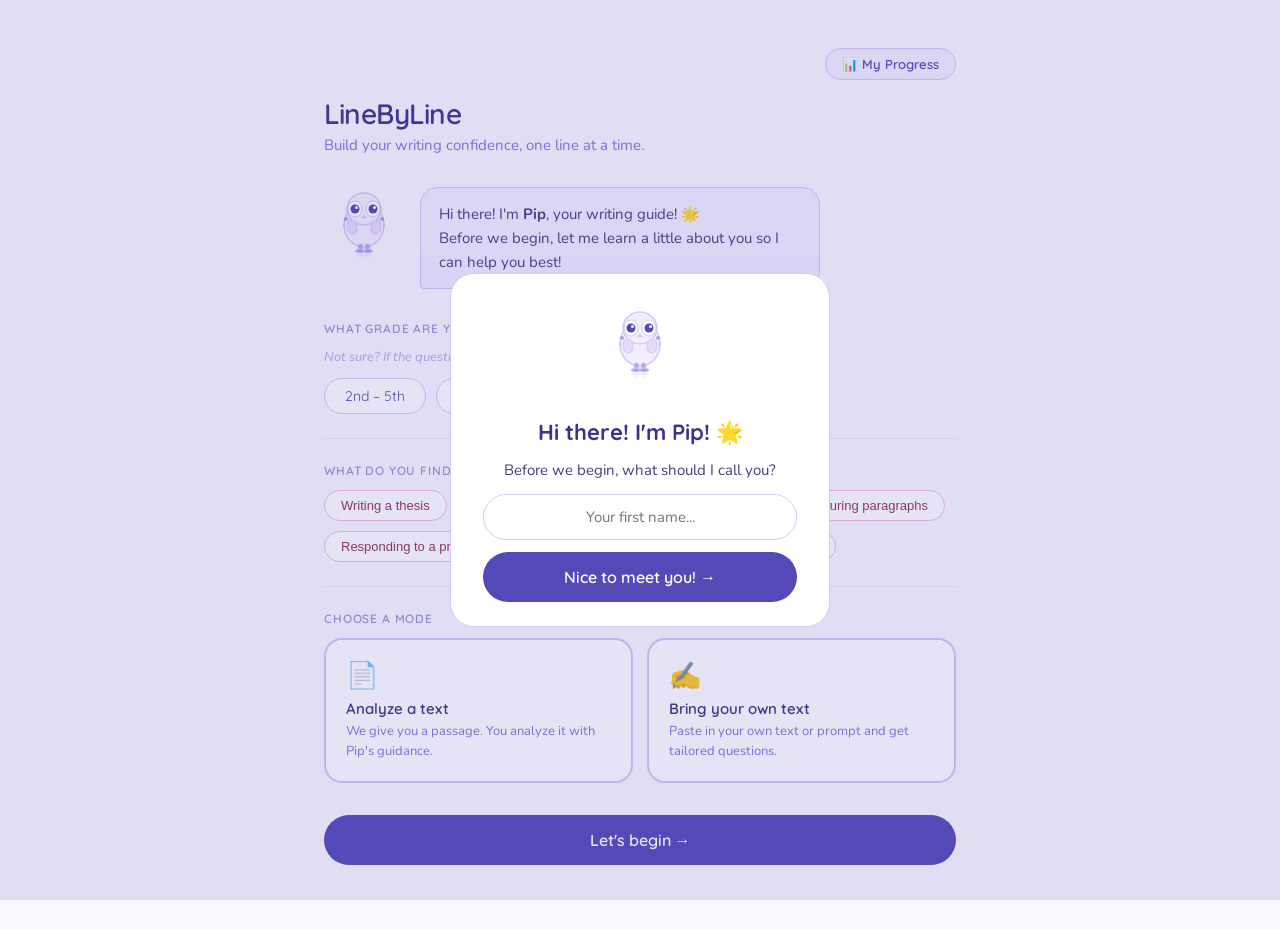
<file: index.html>
<!DOCTYPE html>
<html lang="en">
<head>
  <meta charset="UTF-8" />
  <meta name="viewport" content="width=device-width, initial-scale=1.0"/>
  <title>LineByLine</title>
  <link href="https://fonts.googleapis.com/css2?family=Quicksand:wght@400;600;700&family=Nunito:wght@400;600&display=swap" rel="stylesheet"/>
  <link rel="stylesheet" href="style.css" />
</head>
<body>

<!-- Name popup OUTSIDE the page div -->
<div class="popup-overlay hidden" id="name-popup">
  <div class="popup-box">
    <div class="owl-wrap" style="margin: 0 auto 1rem;">
      <svg class="owl" viewBox="0 0 64 80" xmlns="http://www.w3.org/2000/svg">
        <ellipse cx="32" cy="38" rx="20" ry="22" fill="#f3eeff" stroke="#d4c8f5" stroke-width="1.5"/>
        <ellipse cx="32" cy="22" rx="17" ry="16" fill="#f3eeff" stroke="#d4c8f5" stroke-width="1.5"/>
        <ellipse cx="23" cy="22" rx="7" ry="8" fill="#fff" stroke="#d4c8f5" stroke-width="1"/>
        <ellipse cx="41" cy="22" rx="7" ry="8" fill="#fff" stroke="#d4c8f5" stroke-width="1"/>
        <circle cx="23" cy="22" r="4.5" fill="#534ab7"/>
        <circle cx="41" cy="22" r="4.5" fill="#534ab7"/>
        <circle cx="24.5" cy="20.5" r="1.5" fill="#fff"/>
        <circle cx="42.5" cy="20.5" r="1.5" fill="#fff"/>
        <polygon points="32,28 29,31 35,31" fill="#f0bcd4" stroke="#d4c8f5" stroke-width="0.5"/>
        <ellipse cx="20" cy="40" rx="5" ry="7" fill="#e8d8fc" stroke="#d4c8f5" stroke-width="1" transform="rotate(-10 20 40)"/>
        <ellipse cx="44" cy="40" rx="5" ry="7" fill="#e8d8fc" stroke="#d4c8f5" stroke-width="1" transform="rotate(10 44 40)"/>
        <rect x="26" y="57" width="5" height="6" rx="2" fill="#b8aae8" stroke="#d4c8f5" stroke-width="1"/>
        <rect x="33" y="57" width="5" height="6" rx="2" fill="#b8aae8" stroke="#d4c8f5" stroke-width="1"/>
        <ellipse cx="28" cy="64" rx="5" ry="2" fill="#c9bbf0" stroke="#d4c8f5" stroke-width="0.8"/>
        <ellipse cx="36" cy="64" rx="5" ry="2" fill="#c9bbf0" stroke="#d4c8f5" stroke-width="0.8"/>
        <ellipse cx="28" cy="64" rx="3" ry="1" fill="#7f77dd" opacity="0.5"/>
        <ellipse cx="36" cy="64" rx="3" ry="1" fill="#7f77dd" opacity="0.5"/>
        <ellipse cx="28" cy="68" rx="4" ry="1.2" fill="#d4c8f5" opacity="0.4"/>
        <ellipse cx="36" cy="68" rx="4" ry="1.2" fill="#d4c8f5" opacity="0.4"/>
        <ellipse cx="28" cy="71" rx="3" ry="0.8" fill="#d4c8f5" opacity="0.25"/>
        <ellipse cx="36" cy="71" rx="3" ry="0.8" fill="#d4c8f5" opacity="0.25"/>
        <circle cx="14" cy="32" r="2" fill="#7f77dd" opacity="0.6"/>
        <circle cx="50" cy="32" r="2" fill="#7f77dd" opacity="0.6"/>
        <circle cx="12" cy="38" r="1.3" fill="#b8aae8" opacity="0.5"/>
        <circle cx="52" cy="38" r="1.3" fill="#b8aae8" opacity="0.5"/>
      </svg>
    </div>
    <h2 class="popup-title">Hi there! I'm Pip! &#127775;</h2>
    <p class="popup-msg">Before we begin, what should I call you?</p>
    <input type="text" class="name-input" id="name-input" placeholder="Your first name..." maxlength="30" />
    <button class="start-btn" onclick="saveName()">Nice to meet you! →</button>
  </div>
</div>

<div class="page">

  <div class="progress-bar-top">
    <button class="progress-link" onclick="window.location.href='progress.html'">📊 My Progress</button>
  </div>

  <div class="logo">LineByLine</div>
  <div class="tagline">Build your writing confidence, one line at a time.</div>

  <div class="owl-bubble">
    <div class="owl-wrap">
      <svg class="owl" viewBox="0 0 64 80" xmlns="http://www.w3.org/2000/svg">
        <ellipse cx="32" cy="38" rx="20" ry="22" fill="#f3eeff" stroke="#d4c8f5" stroke-width="1.5"/>
        <ellipse cx="32" cy="22" rx="17" ry="16" fill="#f3eeff" stroke="#d4c8f5" stroke-width="1.5"/>
        <ellipse cx="23" cy="22" rx="7" ry="8" fill="#fff" stroke="#d4c8f5" stroke-width="1"/>
        <ellipse cx="41" cy="22" rx="7" ry="8" fill="#fff" stroke="#d4c8f5" stroke-width="1"/>
        <circle cx="23" cy="22" r="4.5" fill="#534ab7"/>
        <circle cx="41" cy="22" r="4.5" fill="#534ab7"/>
        <circle cx="24.5" cy="20.5" r="1.5" fill="#fff"/>
        <circle cx="42.5" cy="20.5" r="1.5" fill="#fff"/>
        <polygon points="32,28 29,31 35,31" fill="#f0bcd4" stroke="#d4c8f5" stroke-width="0.5"/>
        <ellipse cx="20" cy="40" rx="5" ry="7" fill="#e8d8fc" stroke="#d4c8f5" stroke-width="1" transform="rotate(-10 20 40)"/>
        <ellipse cx="44" cy="40" rx="5" ry="7" fill="#e8d8fc" stroke="#d4c8f5" stroke-width="1" transform="rotate(10 44 40)"/>
        <rect x="26" y="57" width="5" height="6" rx="2" fill="#b8aae8" stroke="#d4c8f5" stroke-width="1"/>
        <rect x="33" y="57" width="5" height="6" rx="2" fill="#b8aae8" stroke="#d4c8f5" stroke-width="1"/>
        <ellipse cx="28" cy="64" rx="5" ry="2" fill="#c9bbf0" stroke="#d4c8f5" stroke-width="0.8"/>
        <ellipse cx="36" cy="64" rx="5" ry="2" fill="#c9bbf0" stroke="#d4c8f5" stroke-width="0.8"/>
        <ellipse cx="28" cy="64" rx="3" ry="1" fill="#7f77dd" opacity="0.5"/>
        <ellipse cx="36" cy="64" rx="3" ry="1" fill="#7f77dd" opacity="0.5"/>
        <ellipse cx="28" cy="68" rx="4" ry="1.2" fill="#d4c8f5" opacity="0.4"/>
        <ellipse cx="36" cy="68" rx="4" ry="1.2" fill="#d4c8f5" opacity="0.4"/>
        <ellipse cx="28" cy="71" rx="3" ry="0.8" fill="#d4c8f5" opacity="0.25"/>
        <ellipse cx="36" cy="71" rx="3" ry="0.8" fill="#d4c8f5" opacity="0.25"/>
        <circle cx="14" cy="32" r="2" fill="#7f77dd" opacity="0.6"/>
        <circle cx="50" cy="32" r="2" fill="#7f77dd" opacity="0.6"/>
        <circle cx="12" cy="38" r="1.3" fill="#b8aae8" opacity="0.5"/>
        <circle cx="52" cy="38" r="1.3" fill="#b8aae8" opacity="0.5"/>
      </svg>
    </div>
    <div class="bubble">
      <p id="pip-greeting">Hi there! I'm <strong>Pip</strong>, your writing guide! &#127775;<br>
      Before we begin, let me learn a little about you so I can help you best!</p>
    </div>
  </div>

  <div class="section-label">What grade are you in?</div>
  <p class="tier-note">Not sure? If the questions feel too easy, move up a level — no pressure!</p>
  <div class="grade-row" id="grades">
  <button class="grade-btn" onclick="selectOne('grade-btn', this)" data-tier="elementary">2nd – 5th</button>
  <button class="grade-btn" onclick="selectOne('grade-btn', this)" data-tier="middle">6th – 8th</button>
  <button class="grade-btn" onclick="selectOne('grade-btn', this)" data-tier="upper">9th – 10th</button>
  <button class="grade-btn" onclick="selectOne('grade-btn', this)" data-tier="advanced">11th – 12th</button>
</div>

  <hr class="divider" />

  <div class="section-label">What do you find hardest? (pick all that apply)</div>
  <div class="skill-grid">
    <button class="skill-chip" onclick="toggleChip(this)">Writing a thesis</button>
    <button class="skill-chip" onclick="toggleChip(this)">Finding evidence</button>
    <button class="skill-chip" onclick="toggleChip(this)">Analysis & commentary</button>
    <button class="skill-chip" onclick="toggleChip(this)">Structuring paragraphs</button>
    <button class="skill-chip" onclick="toggleChip(this)">Responding to a prompt</button>
    <button class="skill-chip" onclick="toggleChip(this)">Introductions & conclusions</button>
    <button class="skill-chip" onclick="toggleChip(this)">Staying on topic</button>
  </div>

  <hr class="divider" />

  <div class="section-label">Choose a mode</div>
  <div class="mode-cards">
    <button class="mode-card" onclick="selectOne('mode-card', this)">
      <span class="mode-icon">&#128196;</span>
      <div class="mode-title">Analyze a text</div>
      <div class="mode-desc">We give you a passage. You analyze it with Pip's guidance.</div>
    </button>
    <button class="mode-card" onclick="selectOne('mode-card', this)">
      <span class="mode-icon">&#9997;&#65039;</span>
      <div class="mode-title">Bring your own text</div>
      <div class="mode-desc">Paste in your own text or prompt and get tailored questions.</div>
    </button>
  </div>

  <button class="start-btn" onclick="handleStart()">Let's begin →</button>

</div>

<script>
  window.addEventListener('DOMContentLoaded', function() {
    const name = localStorage.getItem('userName');
    if (!name) {
      document.getElementById('name-popup').classList.remove('hidden');
    } else {
      greetUser(name);
    }

    document.getElementById('name-input').addEventListener('keydown', function(e) {
      if (e.key === 'Enter') saveName();
    });
  });

  function saveName() {
    const input = document.getElementById('name-input').value.trim();
    if (input === '') {
      alert('Please enter your name!');
      return;
    }
    localStorage.setItem('userName', input);
    document.getElementById('name-popup').classList.add('hidden');
    greetUser(input);
  }

  function greetUser(name) {
    const history = JSON.parse(localStorage.getItem('sessionHistory') || '[]');
    const streak = getStreak();
    let greeting = '';
    if (history.length === 0) {
      greeting = 'Hi, <strong>' + name + '</strong>! I\'m <strong>Pip</strong>, your writing guide! &#127775;<br>Let\'s build your confidence together, one line at a time!';
    } else if (streak >= 3) {
      greeting = 'Welcome back, <strong>' + name + '</strong>! &#127775; You\'re on a <strong>' + streak + ' day streak</strong> — that\'s incredible!';
    } else {
      greeting = 'Welcome back, <strong>' + name + '</strong>! &#127775; Ready to keep building those skills?';
    }
    document.getElementById('pip-greeting').innerHTML = greeting;
  }

  function getStreak() {
    const history = JSON.parse(localStorage.getItem('sessionHistory') || '[]');
    if (history.length === 0) return 0;
    const today = new Date().toDateString();
    const dates = [...new Set(history.map(s => new Date(s.date).toDateString()))];
    dates.sort((a, b) => new Date(b) - new Date(a));
    if (dates[0] !== today && dates[0] !== new Date(Date.now() - 86400000).toDateString()) return 0;
    let streak = 1;
    for (let i = 1; i < dates.length; i++) {
      const diff = (new Date(dates[i-1]) - new Date(dates[i])) / 86400000;
      if (diff === 1) streak++;
      else break;
    }
    return streak;
  }

  function selectOne(className, clicked) {
    document.querySelectorAll('.' + className).forEach(function(btn) {
      btn.classList.remove('active');
    });
    clicked.classList.add('active');
  }

  function toggleChip(clicked) {
    clicked.classList.toggle('active');
  }

  function handleStart() {
    const grade = document.querySelector('.grade-btn.active');
    const mode = document.querySelector('.mode-card.active');
    if (!grade || !mode) {
      alert('Please select your grade and a mode before continuing!');
      return;
    }
    const selectedSkills = [...document.querySelectorAll('.skill-chip.active')]
      .map(function(chip) { return chip.textContent; });
    localStorage.setItem('grade', grade.textContent);
    localStorage.setItem('tier', grade.dataset.tier);
    localStorage.setItem('skills', JSON.stringify(selectedSkills));
    const modeName = mode.querySelector('.mode-title').textContent;
    if (modeName === 'Analyze a text') {
      window.location.href = 'analyze.html';
    } else {
      window.location.href = 'practice.html';
    }
  }
</script>

</body>
</html>
</file>
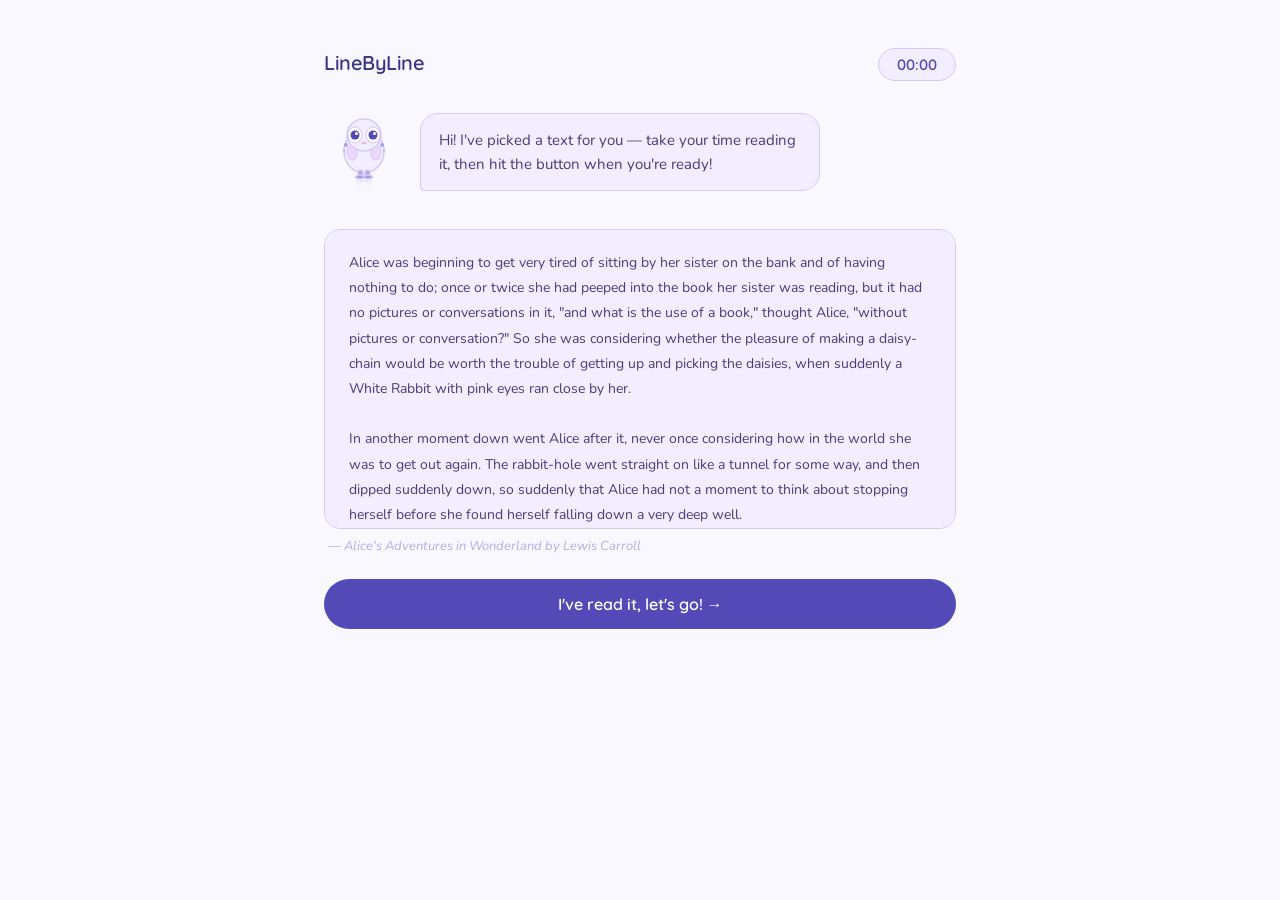
<file: analyze.html>
<!DOCTYPE html>
<html lang="en">
<head>
  <meta charset="UTF-8" />
  <meta name="viewport" content="width=device-width, initial-scale=1.0"/>
  <title>LineByLine — Analyze a Text</title>
  <link href="https://fonts.googleapis.com/css2?family=Quicksand:wght@400;600;700&family=Nunito:wght@400;600&display=swap" rel="stylesheet"/>
  <link rel="stylesheet" href="style.css" />
</head>
<body>

<div class="page">

  <div class="top-bar">
    <div class="logo small" style="font-family: 'Quicksand', sans-serif;">LineByLine</div>
    <div class="timer-box"><span id="timer">00:00</span></div>
  </div>

  <!-- STEP 1: Read the text -->
  <div class="step" id="step-1">
    <div class="owl-bubble">
      <div class="owl-wrap">
        <svg class="owl" viewBox="0 0 64 80" xmlns="http://www.w3.org/2000/svg">
          <ellipse cx="32" cy="38" rx="20" ry="22" fill="#f3eeff" stroke="#d4c8f5" stroke-width="1.5"/>
          <ellipse cx="32" cy="22" rx="17" ry="16" fill="#f3eeff" stroke="#d4c8f5" stroke-width="1.5"/>
          <ellipse cx="23" cy="22" rx="7" ry="8" fill="#fff" stroke="#d4c8f5" stroke-width="1"/>
          <ellipse cx="41" cy="22" rx="7" ry="8" fill="#fff" stroke="#d4c8f5" stroke-width="1"/>
          <circle cx="23" cy="22" r="4.5" fill="#534ab7"/>
          <circle cx="41" cy="22" r="4.5" fill="#534ab7"/>
          <circle cx="24.5" cy="20.5" r="1.5" fill="#fff"/>
          <circle cx="42.5" cy="20.5" r="1.5" fill="#fff"/>
          <polygon points="32,28 29,31 35,31" fill="#f0bcd4" stroke="#d4c8f5" stroke-width="0.5"/>
          <ellipse cx="20" cy="40" rx="5" ry="7" fill="#e8d8fc" stroke="#d4c8f5" stroke-width="1" transform="rotate(-10 20 40)"/>
          <ellipse cx="44" cy="40" rx="5" ry="7" fill="#e8d8fc" stroke="#d4c8f5" stroke-width="1" transform="rotate(10 44 40)"/>
          <rect x="26" y="57" width="5" height="6" rx="2" fill="#b8aae8" stroke="#d4c8f5" stroke-width="1"/>
          <rect x="33" y="57" width="5" height="6" rx="2" fill="#b8aae8" stroke="#d4c8f5" stroke-width="1"/>
          <ellipse cx="28" cy="64" rx="5" ry="2" fill="#c9bbf0" stroke="#d4c8f5" stroke-width="0.8"/>
          <ellipse cx="36" cy="64" rx="5" ry="2" fill="#c9bbf0" stroke="#d4c8f5" stroke-width="0.8"/>
          <ellipse cx="28" cy="64" rx="3" ry="1" fill="#7f77dd" opacity="0.5"/>
          <ellipse cx="36" cy="64" rx="3" ry="1" fill="#7f77dd" opacity="0.5"/>
          <ellipse cx="28" cy="68" rx="4" ry="1.2" fill="#d4c8f5" opacity="0.4"/>
          <ellipse cx="36" cy="68" rx="4" ry="1.2" fill="#d4c8f5" opacity="0.4"/>
          <ellipse cx="28" cy="71" rx="3" ry="0.8" fill="#d4c8f5" opacity="0.25"/>
          <ellipse cx="36" cy="71" rx="3" ry="0.8" fill="#d4c8f5" opacity="0.25"/>
          <circle cx="14" cy="32" r="2" fill="#7f77dd" opacity="0.6"/>
          <circle cx="50" cy="32" r="2" fill="#7f77dd" opacity="0.6"/>
          <circle cx="12" cy="38" r="1.3" fill="#b8aae8" opacity="0.5"/>
          <circle cx="52" cy="38" r="1.3" fill="#b8aae8" opacity="0.5"/>
        </svg>
      </div>
      <div class="bubble">
        <p id="pip-intro">Hi! I've picked a text for you — take your time reading it, then hit the button when you're ready!</p>
      </div>
    </div>
    <div class="text-preview-box" id="text-preview"></div>
    <div class="text-source" id="text-source"></div>
    <button class="start-btn" onclick="goToStep2()">I've read it, let's go! →</button>
  </div>

  <!-- STEP 2: Cold thesis (only if writing a thesis selected) -->
  <div class="step hidden" id="step-2">
    <div class="text-preview-box" id="text-preview-2"></div>
    <div class="owl-bubble">
      <div class="owl-wrap">
        <svg class="owl" viewBox="0 0 64 80" xmlns="http://www.w3.org/2000/svg">
          <ellipse cx="32" cy="38" rx="20" ry="22" fill="#f3eeff" stroke="#d4c8f5" stroke-width="1.5"/>
          <ellipse cx="32" cy="22" rx="17" ry="16" fill="#f3eeff" stroke="#d4c8f5" stroke-width="1.5"/>
          <ellipse cx="23" cy="22" rx="7" ry="8" fill="#fff" stroke="#d4c8f5" stroke-width="1"/>
          <ellipse cx="41" cy="22" rx="7" ry="8" fill="#fff" stroke="#d4c8f5" stroke-width="1"/>
          <circle cx="23" cy="22" r="4.5" fill="#534ab7"/>
          <circle cx="41" cy="22" r="4.5" fill="#534ab7"/>
          <circle cx="24.5" cy="20.5" r="1.5" fill="#fff"/>
          <circle cx="42.5" cy="20.5" r="1.5" fill="#fff"/>
          <polygon points="32,28 29,31 35,31" fill="#f0bcd4" stroke="#d4c8f5" stroke-width="0.5"/>
          <ellipse cx="20" cy="40" rx="5" ry="7" fill="#e8d8fc" stroke="#d4c8f5" stroke-width="1" transform="rotate(-10 20 40)"/>
          <ellipse cx="44" cy="40" rx="5" ry="7" fill="#e8d8fc" stroke="#d4c8f5" stroke-width="1" transform="rotate(10 44 40)"/>
          <rect x="26" y="57" width="5" height="6" rx="2" fill="#b8aae8" stroke="#d4c8f5" stroke-width="1"/>
          <rect x="33" y="57" width="5" height="6" rx="2" fill="#b8aae8" stroke="#d4c8f5" stroke-width="1"/>
          <ellipse cx="28" cy="64" rx="5" ry="2" fill="#c9bbf0" stroke="#d4c8f5" stroke-width="0.8"/>
          <ellipse cx="36" cy="64" rx="5" ry="2" fill="#c9bbf0" stroke="#d4c8f5" stroke-width="0.8"/>
          <ellipse cx="28" cy="64" rx="3" ry="1" fill="#7f77dd" opacity="0.5"/>
          <ellipse cx="36" cy="64" rx="3" ry="1" fill="#7f77dd" opacity="0.5"/>
          <ellipse cx="28" cy="68" rx="4" ry="1.2" fill="#d4c8f5" opacity="0.4"/>
          <ellipse cx="36" cy="68" rx="4" ry="1.2" fill="#d4c8f5" opacity="0.4"/>
          <ellipse cx="28" cy="71" rx="3" ry="0.8" fill="#d4c8f5" opacity="0.25"/>
          <ellipse cx="36" cy="71" rx="3" ry="0.8" fill="#d4c8f5" opacity="0.25"/>
          <circle cx="14" cy="32" r="2" fill="#7f77dd" opacity="0.6"/>
          <circle cx="50" cy="32" r="2" fill="#7f77dd" opacity="0.6"/>
          <circle cx="12" cy="38" r="1.3" fill="#b8aae8" opacity="0.5"/>
          <circle cx="52" cy="38" r="1.3" fill="#b8aae8" opacity="0.5"/>
        </svg>
      </div>
      <div class="bubble">
        <p id="cold-thesis-question">...</p>
      </div>
    </div>
    <textarea id="cold-thesis-answer" placeholder="Write your answer here... no wrong answers!" rows="4"></textarea>
    <button class="start-btn" onclick="saveColdThesis()">Got it, let's analyze! →</button>
  </div>

  <!-- STEP 3: Guiding questions -->
  <div class="step hidden" id="step-3">
    <div class="text-display" id="text-display"></div>
    <div class="qa-thread" id="qa-thread"></div>
    <div class="owl-bubble" id="pip-question-bubble">
      <div class="owl-wrap">
        <svg class="owl" viewBox="0 0 64 80" xmlns="http://www.w3.org/2000/svg">
          <ellipse cx="32" cy="38" rx="20" ry="22" fill="#f3eeff" stroke="#d4c8f5" stroke-width="1.5"/>
          <ellipse cx="32" cy="22" rx="17" ry="16" fill="#f3eeff" stroke="#d4c8f5" stroke-width="1.5"/>
          <ellipse cx="23" cy="22" rx="7" ry="8" fill="#fff" stroke="#d4c8f5" stroke-width="1"/>
          <ellipse cx="41" cy="22" rx="7" ry="8" fill="#fff" stroke="#d4c8f5" stroke-width="1"/>
          <circle cx="23" cy="22" r="4.5" fill="#534ab7"/>
          <circle cx="41" cy="22" r="4.5" fill="#534ab7"/>
          <circle cx="24.5" cy="20.5" r="1.5" fill="#fff"/>
          <circle cx="42.5" cy="20.5" r="1.5" fill="#fff"/>
          <polygon points="32,28 29,31 35,31" fill="#f0bcd4" stroke="#d4c8f5" stroke-width="0.5"/>
          <ellipse cx="20" cy="40" rx="5" ry="7" fill="#e8d8fc" stroke="#d4c8f5" stroke-width="1" transform="rotate(-10 20 40)"/>
          <ellipse cx="44" cy="40" rx="5" ry="7" fill="#e8d8fc" stroke="#d4c8f5" stroke-width="1" transform="rotate(10 44 40)"/>
          <rect x="26" y="57" width="5" height="6" rx="2" fill="#b8aae8" stroke="#d4c8f5" stroke-width="1"/>
          <rect x="33" y="57" width="5" height="6" rx="2" fill="#b8aae8" stroke="#d4c8f5" stroke-width="1"/>
          <ellipse cx="28" cy="64" rx="5" ry="2" fill="#c9bbf0" stroke="#d4c8f5" stroke-width="0.8"/>
          <ellipse cx="36" cy="64" rx="5" ry="2" fill="#c9bbf0" stroke="#d4c8f5" stroke-width="0.8"/>
          <ellipse cx="28" cy="64" rx="3" ry="1" fill="#7f77dd" opacity="0.5"/>
          <ellipse cx="36" cy="64" rx="3" ry="1" fill="#7f77dd" opacity="0.5"/>
          <ellipse cx="28" cy="68" rx="4" ry="1.2" fill="#d4c8f5" opacity="0.4"/>
          <ellipse cx="36" cy="68" rx="4" ry="1.2" fill="#d4c8f5" opacity="0.4"/>
          <ellipse cx="28" cy="71" rx="3" ry="0.8" fill="#d4c8f5" opacity="0.25"/>
          <ellipse cx="36" cy="71" rx="3" ry="0.8" fill="#d4c8f5" opacity="0.25"/>
          <circle cx="14" cy="32" r="2" fill="#7f77dd" opacity="0.6"/>
          <circle cx="50" cy="32" r="2" fill="#7f77dd" opacity="0.6"/>
          <circle cx="12" cy="38" r="1.3" fill="#b8aae8" opacity="0.5"/>
          <circle cx="52" cy="38" r="1.3" fill="#b8aae8" opacity="0.5"/>
        </svg>
      </div>
      <div class="bubble" style="flex: 1;">
        <div class="question-row">
          <p id="pip-question" style="margin: 0; flex: 1;">...</p>
          <button class="context-btn hidden" id="context-btn" onclick="toggleContext()">🔖 Need some context?</button>
        </div>
        <div class="context-card hidden" id="context-card">
          <div class="context-title" id="context-title"></div>
          <p class="context-text" id="context-text"></p>
        </div>
      </div>
    </div>
    <textarea id="user-answer" placeholder="Type your response here... take your time!" rows="5"></textarea>
    <button class="start-btn" onclick="nextQuestion()">Next →</button>
  </div>

  <!-- STEP 4: Done -->
  <div class="step hidden" id="step-4">
    <div class="done-screen">
      <div class="owl-wrap" style="margin: 0 auto 1rem;">
        <svg class="owl" viewBox="0 0 64 80" xmlns="http://www.w3.org/2000/svg">
          <ellipse cx="32" cy="38" rx="20" ry="22" fill="#f3eeff" stroke="#d4c8f5" stroke-width="1.5"/>
          <ellipse cx="32" cy="22" rx="17" ry="16" fill="#f3eeff" stroke="#d4c8f5" stroke-width="1.5"/>
          <ellipse cx="23" cy="22" rx="7" ry="8" fill="#fff" stroke="#d4c8f5" stroke-width="1"/>
          <ellipse cx="41" cy="22" rx="7" ry="8" fill="#fff" stroke="#d4c8f5" stroke-width="1"/>
          <circle cx="23" cy="22" r="4.5" fill="#534ab7"/>
          <circle cx="41" cy="22" r="4.5" fill="#534ab7"/>
          <circle cx="24.5" cy="20.5" r="1.5" fill="#fff"/>
          <circle cx="42.5" cy="20.5" r="1.5" fill="#fff"/>
          <polygon points="32,28 29,31 35,31" fill="#f0bcd4" stroke="#d4c8f5" stroke-width="0.5"/>
          <ellipse cx="20" cy="40" rx="5" ry="7" fill="#e8d8fc" stroke="#d4c8f5" stroke-width="1" transform="rotate(-10 20 40)"/>
          <ellipse cx="44" cy="40" rx="5" ry="7" fill="#e8d8fc" stroke="#d4c8f5" stroke-width="1" transform="rotate(10 44 40)"/>
          <rect x="26" y="57" width="5" height="6" rx="2" fill="#b8aae8" stroke="#d4c8f5" stroke-width="1"/>
          <rect x="33" y="57" width="5" height="6" rx="2" fill="#b8aae8" stroke="#d4c8f5" stroke-width="1"/>
          <ellipse cx="28" cy="64" rx="5" ry="2" fill="#c9bbf0" stroke="#d4c8f5" stroke-width="0.8"/>
          <ellipse cx="36" cy="64" rx="5" ry="2" fill="#c9bbf0" stroke="#d4c8f5" stroke-width="0.8"/>
          <ellipse cx="28" cy="64" rx="3" ry="1" fill="#7f77dd" opacity="0.5"/>
          <ellipse cx="36" cy="64" rx="3" ry="1" fill="#7f77dd" opacity="0.5"/>
          <ellipse cx="28" cy="68" rx="4" ry="1.2" fill="#d4c8f5" opacity="0.4"/>
          <ellipse cx="36" cy="68" rx="4" ry="1.2" fill="#d4c8f5" opacity="0.4"/>
          <ellipse cx="28" cy="71" rx="3" ry="0.8" fill="#d4c8f5" opacity="0.25"/>
          <ellipse cx="36" cy="71" rx="3" ry="0.8" fill="#d4c8f5" opacity="0.25"/>
          <circle cx="14" cy="32" r="2" fill="#7f77dd" opacity="0.6"/>
          <circle cx="50" cy="32" r="2" fill="#7f77dd" opacity="0.6"/>
          <circle cx="12" cy="38" r="1.3" fill="#b8aae8" opacity="0.5"/>
          <circle cx="52" cy="38" r="1.3" fill="#b8aae8" opacity="0.5"/>
        </svg>
      </div>
      <h2 class="done-title">Amazing work! 🎉</h2>
      <p class="done-msg" id="done-msg"></p>
      <div class="done-time">You finished in <strong id="final-time"></strong></div>
      <button class="start-btn" onclick="window.location.href='index.html'">Go again →</button>
    </div>
  </div>

</div>

<script>
const tier = localStorage.getItem('tier') || 'middle';
const skills = JSON.parse(localStorage.getItem('skills') || '[]');
const wantsThesis = skills.includes('Writing a thesis');

const texts = [
  {
    id: 'charlottes-web',
    title: "Charlotte's Web",
    author: 'E.B. White',
    passage: "Wilbur didn't want food, he wanted love. He wanted a friend — someone who would play with him. But no one came, no one spoke to him, and he began to cry. The barn was very large. It was very old. It smelled of hay and it smelled of manure. It smelled of the perspiration of tired horses and the wonderful sweet breath of patient cows. Wilbur liked it.",
    tiers: ['elementary'],
    questions: {
      elementary: [
        { text: "How is Wilbur feeling? What words tell you that?", context: null },
        { text: "What does Wilbur want more than food?", context: null },
        { text: "Does Wilbur like the barn? What makes you think that?", context: null },
        { text: "Why do you think Wilbur feels lonely?", context: null },
        { text: "Now that we talked about it — what do you think the author wrote this for? Has your answer changed?", context: null }
      ]
    }
  },
  {
    id: 'charlie-chocolate',
    title: 'Charlie and the Chocolate Factory',
    author: 'Roald Dahl',
    passage: "Nobody ever went in, and nobody ever came out. Yet every day, the workers in the factory heard, coming from somewhere deep inside, the most wonderful music — a grand, booming, rushing, whispering sound, as though the great hidden chocolate river was flowing endlessly on and on. And the smell! Great swooping whiffs of chocolate came drifting out through the dark, mysterious air.",
    tiers: ['elementary'],
    questions: {
      elementary: [
        { text: "What is strange about the chocolate factory?", context: null },
        { text: "What do the workers hear coming from inside?", context: null },
        { text: "How does the factory make you feel? Why?", context: null },
        { text: "Pick one word from the passage that you really like. Why did you pick it?", context: null },
        { text: "Now that we talked about it — what do you think the author wrote this for? Has your answer changed?", context: null }
      ]
    }
  },
  {
    id: 'matilda',
    title: 'Matilda',
    author: 'Roald Dahl',
    passage: "Matilda was a little late in starting to read, but once she did, she read everything she could lay her hands on. By the age of three, Matilda had worked her way through all the books in the children's section and had begun wandering the shelves of the grown-up library. The books transported her into new worlds and introduced her to amazing people who lived exciting lives.",
    tiers: ['elementary'],
    questions: {
      elementary: [
        { text: "What does Matilda love to do?", context: null },
        { text: "How is Matilda different from other kids her age?", context: null },
        { text: "Have you ever felt like a book took you somewhere else? What was that like?", context: null },
        { text: "Why do you think the author wants us to know Matilda read so many books?", context: null },
        { text: "Now that we talked about it — what do you think the author wrote this for? Has your answer changed?", context: null }
      ]
    }
  },
  {
    id: 'ivan',
    title: 'The One and Only Ivan',
    author: 'Katherine Applegate',
    passage: "I am Ivan. I am a gorilla. It's not as easy as it looks. People call me the Freeway Gorilla. The Ape at Exit 8. The One and Only Ivan, Mighty Silverback. The names people give me are their way of making me small. I am not small.",
    tiers: ['elementary'],
    questions: {
      elementary: [
        { text: "Who is telling this story? What do we know about him?", context: null },
        { text: "How does Ivan feel about the names people call him?", context: null },
        { text: "Why do you think Ivan says 'I am not small' at the end?", context: null },
        { text: "Pick one sentence from the passage that stands out to you. Why did you pick it?", context: null },
        { text: "Now that we talked about it — what do you think the author wrote this for? Has your answer changed?", context: null }
      ]
    }
  },
  {
    id: 'secret-garden',
    title: 'The Secret Garden',
    author: 'Frances Hodgson Burnett',
    passage: "She never remembered seeing familiarly anything but the dark faces of her Ayah and the other native servants, and as they always obeyed her and gave her her own way in everything, because the Mem Sahib would be angry if she was disturbed by her crying, by the time she was six years old she was as tyrannical and selfish a little pig as ever lived. The young English governess who came to teach her to read and write disliked her so much that she gave up her place in three months, and when other governesses came to try to fill it they always went away in a shorter time than the first one.\n\nOne frightfully hot morning, when she was about nine years old, she awakened feeling very cross, and she became crosser still when she saw that the servant who stood by her bedside was not her Ayah. There was something mysterious in the air that morning. Nothing was done in its regular order and several of the native servants seemed missing, while those whom Mary saw slunk or hurried about with ashy and scared faces. But no one would tell her anything and her Ayah did not come.",
    tiers: ['middle', 'upper', 'advanced'],
    questions: {
      middle: [
        { text: "What kind of person is Mary at the start of this passage? What clues tell you that?", context: null },
        { text: "Pick one word or sentence that stands out to you. Why did you notice it?", context: null },
        { text: "How does Mary treat the people around her? Why do you think she acts this way?", context: null },
        { text: "Something strange is happening around Mary but nobody tells her what. How does that make the mood of the passage feel?", context: null },
        { text: "Write one sentence that describes what this passage is really about.", context: null }
      ],
      upper: [
        { text: "How does Burnett use Mary's behavior to reveal something about the environment she grew up in?", context: null },
        { text: "What is the effect of the servants being described as having 'ashy and scared faces' while Mary is focused only on herself?", context: null },
        { text: "What does Mary's reaction to not having her Ayah tell us about how she understands the world around her?", context: null },
        { text: "How does Burnett build a sense of unease in this passage without directly telling us what is wrong?", context: null },
        { text: "Now that we've worked through it together — try writing your claim one more time. How has your thinking changed?", context: null }
      ],
      advanced: [
        { text: "This passage is set in colonial India. How does Burnett use Mary's upbringing to critique or reflect the values of British colonialism without explicitly naming them?", context: { title: "British Colonialism", text: "British colonialism was a period lasting from the 1600s to the mid-1900s during which Britain controlled large parts of the world, including India. It came with strong beliefs about racial and cultural superiority that shaped social structures, daily life, and the relationships between different groups of people." } },
        { text: "The servants are described only through Mary's perspective. What is the effect of that narrative choice, and what does it reveal about whose story is centered?", context: null },
        { text: "How does Burnett use Mary's obliviousness as a literary device to create dramatic irony for the reader?", context: null },
        { text: "What argument could you make about how power, privilege, and isolation shape a child's moral development based on this passage alone?", context: null },
        { text: "Now that we've worked through it together — try writing your claim one more time. How has your thinking changed?", context: { title: "British Colonialism", text: "British colonialism was a period lasting from the 1600s to the mid-1900s during which Britain controlled large parts of the world, including India. It came with strong beliefs about racial and cultural superiority that shaped social structures, daily life, and the relationships between different groups of people." } }
      ]
    }
  },
  {
    id: 'alice',
    title: "Alice's Adventures in Wonderland",
    author: 'Lewis Carroll',
    passage: "Alice was beginning to get very tired of sitting by her sister on the bank and of having nothing to do; once or twice she had peeped into the book her sister was reading, but it had no pictures or conversations in it, \"and what is the use of a book,\" thought Alice, \"without pictures or conversation?\" So she was considering whether the pleasure of making a daisy-chain would be worth the trouble of getting up and picking the daisies, when suddenly a White Rabbit with pink eyes ran close by her.\n\nIn another moment down went Alice after it, never once considering how in the world she was to get out again. The rabbit-hole went straight on like a tunnel for some way, and then dipped suddenly down, so suddenly that Alice had not a moment to think about stopping herself before she found herself falling down a very deep well.\n\nDown, down, down. Would the fall never come to an end! Suddenly, thump! down she came upon a heap of sticks and dry leaves and the fall was over. Alice was not a bit hurt and she jumped up on to her feet in a moment.",
    tiers: ['middle', 'upper', 'advanced'],
    questions: {
      middle: [
        { text: "Why do you think Alice follows the rabbit without thinking? What does that tell us about her?", context: null },
        { text: "What words does Carroll use to describe the fall? How do they make you feel as a reader?", context: null },
        { text: "How does Alice feel at the end of the passage? Does her reaction surprise you?", context: null },
        { text: "What kind of story do you think this is going to be based on just this opening? What clues tell you that?", context: null },
        { text: "Write one sentence about what you think Carroll wants us to feel reading this.", context: null }
      ],
      upper: [
        { text: "Alice dismisses her sister's book because it has no pictures or conversations. What does this tell us about Alice as a character and what Carroll might be saying about curiosity?", context: null },
        { text: "How does Carroll use pacing — the way the fall slows down with 'Down, down, down' — to create a specific effect on the reader?", context: null },
        { text: "Alice never considers 'how in the world she was to get out again.' What does this detail reveal about childhood versus adult thinking?", context: null },
        { text: "How does Carroll establish Wonderland as a place that operates by different rules than the real world just within this one passage?", context: null },
        { text: "Now that we've worked through it together — try writing your claim one more time. How has your thinking changed?", context: null }
      ],
      advanced: [
        { text: "How does the passage use the tension between Alice's passivity and her sudden impulsive action to establish a theme?", context: null },
        { text: "The fall is described as dreamlike and without consequence — Alice lands unhurt. What argument can you make about what Carroll is saying about imagination or escapism?", context: { title: "Escapism", text: "Escapism refers to the tendency to seek distraction or relief from reality by retreating into imagination, fantasy, or entertainment. Philosophers and writers have long debated whether escapism is a healthy coping mechanism or an avoidance of real life — and literature has often been seen as one of its primary vehicles." } },
        { text: "How does Carroll use Alice's interiority — her thoughts rather than actions — to build the world of the story?", context: null },
        { text: "What argument can you make about what this passage says about the relationship between boredom and adventure?", context: null },
        { text: "Now that we've worked through it together — try writing your claim one more time. How has your thinking changed?", context: null }
      ]
    }
  },
  {
    id: 'little-women',
    title: 'Little Women',
    author: 'Louisa May Alcott',
    passage: "\"Christmas won't be Christmas without any presents,\" grumbled Jo, lying on the rug. \"It's so dreadful to be poor!\" sighed Meg, looking down at her old dress. \"I don't think it's fair for some girls to have lots of pretty things, and other girls nothing at all,\" added little Amy, with an injured sniff. \"We've got father and mother, and each other, anyhow,\" said Beth, contentedly, from her corner.\n\nNobody spoke for a minute; then Meg said in an altered tone — \"You know the reason mother proposed not having any presents this Christmas, was because it's going to be a hard winter for every one; and she thinks we ought not to spend money for pleasure, when our men are suffering so in the army. We can't do much, but we can make our little sacrifices, and ought to do it gladly.\"\n\n\"But I don't think the little we should spend would do any good,\" said Jo. \"We've each got a dollar... I do want to buy books for myself; I've wanted it so long.\"",
    tiers: ['middle', 'upper', 'advanced'],
    questions: {
      middle: [
        { text: "How does each sister feel about not having presents? Are their feelings all the same?", context: null },
        { text: "Which sister do you agree with most and why?", context: null },
        { text: "How does Meg change the mood of the conversation when she explains why their mother suggested no presents?", context: null },
        { text: "What does this passage tell you about what this family values?", context: null },
        { text: "Write one sentence about what you think this passage is really about — not just presents, but something deeper.", context: null }
      ],
      upper: [
        { text: "Each sister responds to poverty differently. What does each response reveal about her personality and values?", context: null },
        { text: "How does Alcott use dialogue instead of description to reveal character? What is the effect of that choice?", context: null },
        { text: "Meg reminds her sisters of their mother's reasoning. How does this shift the tone and what does it reveal about Meg's role in the family?", context: null },
        { text: "The sisters end up deciding to spend their money on themselves anyway. What does Alcott want us to think about that decision?", context: null },
        { text: "Now that we've worked through it together — try writing your claim one more time. How has your thinking changed?", context: null }
      ],
      advanced: [
        { text: "This novel was written during the Civil War era. How does the mention of 'our men suffering in the army' complicate what might otherwise be a simple story about girls wanting presents?", context: { title: "The Civil War Era", text: "The American Civil War (1861-1865) was fought between the Northern Union states and the Southern Confederate states, largely over the issue of slavery. The war caused widespread economic hardship across the country. Women on the home front were expected to sacrifice personal comfort and desire in support of the war effort, taking on new domestic and social responsibilities while the men were away." } },
        { text: "Alcott gives each sister a distinct voice in a very short passage. What argument can you make about how she uses the ensemble of sisters to represent different ways people cope with sacrifice?", context: { title: "About Little Women", text: "Little Women follows four sisters — Meg, Jo, Beth, and Amy March — growing up in Massachusetts during the Civil War while their father is away. The novel explores themes of poverty, gender roles, ambition, and what it means to be a 'good woman' in 19th century America. Jo is widely believed to be based on author Louisa May Alcott herself." } },
        { text: "Jo says 'I do want to buy books for myself' — and Jo is widely understood to be Alcott's self-insert character. How does that detail add another layer of meaning?", context: null },
        { text: "What does this passage argue about the tension between personal desire and collective sacrifice? How does Alcott avoid making it feel preachy?", context: null },
        { text: "Now that we've worked through it together — try writing your claim one more time. How has your thinking changed?", context: { title: "The Civil War Era", text: "The American Civil War (1861-1865) was fought between the Northern Union states and the Southern Confederate states, largely over the issue of slavery. The war caused widespread economic hardship across the country. Women on the home front were expected to sacrifice personal comfort and desire in support of the war effort." } }
      ]
    }
  },
  {
    id: 'gatsby',
    title: 'The Great Gatsby',
    author: 'F. Scott Fitzgerald',
    passage: "In my younger and more vulnerable years my father gave me some advice that I've been turning over in my mind ever since. \"Whenever you feel like criticising any one,\" he told me, \"just remember that all the people in this world haven't had the advantages that you've had.\"\n\nHe didn't say any more, but I understood that he meant a great deal more than that. In consequence, I'm inclined to reserve all judgments, a habit that has opened up many curious natures to me and also made me the victim of not a few veteran bores. Reserving judgments is a matter of infinite hope.\n\nOnly Gatsby, the man who gives his name to this book, was exempt from my reaction — Gatsby, who represented everything for which I have an unaffected scorn. If personality is an unbroken series of successful gestures, then there was something gorgeous about him…",
    tiers: ['middle', 'upper', 'advanced'],
    questions: {
      middle: [
        { text: "What advice did Nick's father give him? Do you think it's good advice?", context: null },
        { text: "Nick says he tries not to judge people but then admits he has a limit. Does that seem fair to you?", context: null },
        { text: "How does Nick describe Gatsby? Does he seem to like him or not? How can you tell?", context: null },
        { text: "What kind of person do you think Nick is based on this passage?", context: null },
        { text: "Write one sentence about what you think Nick's father's advice really means.", context: null }
      ],
      upper: [
        { text: "Nick claims to 'reserve all judgments' but spends this entire passage making judgments. What is the effect of that contradiction?", context: null },
        { text: "What does Fitzgerald reveal about privilege through Nick's father's advice? Who is that advice really available to?", context: null },
        { text: "How does Fitzgerald build mystery around Gatsby in just a few sentences?", context: null },
        { text: "Nick says Gatsby 'represented everything for which I have an unaffected scorn' but also calls him 'gorgeous.' How does holding both feelings create complexity?", context: null },
        { text: "Now that we've worked through it together — try writing your claim one more time. How has your thinking changed?", context: null }
      ],
      advanced: [
        { text: "Nick presents himself as a reliable, non-judgmental narrator but immediately undermines that claim. What argument can you make about Fitzgerald's choice to give us an unreliable narrator?", context: { title: "Key Terms", text: "Moral ambiguity refers to situations or characters that cannot be clearly labeled as good or bad — where right and wrong are blurred. Materialism is the value placed on money, possessions, and status as measures of success. The American Dream is the belief that anyone can achieve success through hard work — though many writers have questioned whether this ideal is truly available to everyone equally." } },
        { text: "The father's advice is framed as wisdom. But what is Fitzgerald actually critiquing about that kind of thinking?", context: null },
        { text: "Fitzgerald describes Gatsby as exempt from Nick's scorn despite representing 'everything for which I have an unaffected scorn.' What does this reveal about the American Dream as Fitzgerald sees it?", context: { title: "About The Great Gatsby", text: "The Great Gatsby is set in New York in the 1920s, a period of enormous wealth and excess known as the Jazz Age. Nick Carraway has moved to New York and finds himself surrounded by extraordinarily wealthy people. Jay Gatsby, his mysterious neighbor, is famous for throwing lavish parties but his origins remain unclear. The novel is widely read as a critique of the American Dream and the hollowness of wealth." } },
        { text: "How does Fitzgerald use the very first page to establish the themes of judgment, privilege, and moral ambiguity that run through the entire book?", context: null },
        { text: "Now that we've worked through it together — try writing your claim one more time. How has your thinking changed?", context: { title: "Key Terms", text: "Moral ambiguity refers to situations or characters that cannot be clearly labeled as good or bad — where right and wrong are blurred. Materialism is the value placed on money, possessions, and status as measures of success. The American Dream is the belief that anyone can achieve success through hard work — though many writers have questioned whether this ideal is truly available to everyone equally." } }
      ]
    }
  }
];

let currentQ = 0;
let answers = [];
let coldThesis = '';
let seconds = 0;
let timerInterval = null;
let activeQuestions = [];
let selectedText = null;

function pickText() {
  let seen = JSON.parse(localStorage.getItem('seenTexts') || '[]');
  const available = texts.filter(t => t.tiers.includes(tier));
  const unseen = available.filter(t => !seen.includes(t.id));
  if (unseen.length === 0) {
    localStorage.setItem('seenTexts', '[]');
    return available[0];
  }
  return unseen[Math.floor(Math.random() * unseen.length)];
}

window.addEventListener('DOMContentLoaded', function() {
  selectedText = pickText();
  document.getElementById('text-preview').textContent = selectedText.passage;
  document.getElementById('text-preview-2').textContent = selectedText.passage;
  document.getElementById('text-source').textContent = '— ' + selectedText.title + ' by ' + selectedText.author;

  if (tier === 'elementary') {
    document.getElementById('cold-thesis-question').textContent =
      "Before we start — just from reading the passage, what do you think the author wrote this for? Just your best guess in one sentence, no wrong answers!";
  } else {
    document.getElementById('cold-thesis-question').textContent =
      "Before we dive in, read the passage and try writing a claim in one sentence — what do you think the author is trying to say? Don't worry about being perfect, just give it a shot!";
  }
});

function goToStep2() {
  startTimer();
  if (wantsThesis) {
    document.getElementById('step-1').classList.add('hidden');
    document.getElementById('step-2').classList.remove('hidden');
  } else {
    startQuestions();
  }
}

function startQuestions() {
  activeQuestions = selectedText.questions[tier];
  document.getElementById('text-display').textContent = selectedText.passage;
  document.getElementById('step-1').classList.add('hidden');
  document.getElementById('step-2').classList.add('hidden');
  document.getElementById('step-3').classList.remove('hidden');
  showQuestion(0);

  const seen = JSON.parse(localStorage.getItem('seenTexts') || '[]');
  if (!seen.includes(selectedText.id)) {
    seen.push(selectedText.id);
    localStorage.setItem('seenTexts', JSON.stringify(seen));
  }
  localStorage.setItem('currentText', selectedText.title);
}

function saveColdThesis() {
  const answer = document.getElementById('cold-thesis-answer').value.trim();
  if (answer === '') {
    alert("Give it your best shot — even just one sentence!");
    return;
  }
  coldThesis = answer;
  startQuestions();
}


function showQuestion(index) {
  const q = activeQuestions[index];
  document.getElementById('pip-question').textContent = q.text;
  const contextBtn = document.getElementById('context-btn');
  const contextCard = document.getElementById('context-card');
  if (q.context) {
    contextBtn.classList.remove('hidden');
    document.getElementById('context-title').textContent = q.context.title;
    document.getElementById('context-text').textContent = q.context.text;
  } else {
    contextBtn.classList.add('hidden');
  }
  contextCard.classList.add('hidden');
}

function toggleContext() {
  document.getElementById('context-card').classList.toggle('hidden');
}

function nextQuestion() {
  const answerBox = document.getElementById('user-answer');
  const answer = answerBox.value.trim();
  if (answer === '') {
    alert("Don't leave Pip hanging! Write something, even just a few words.");
    return;
  }
  answers.push({ question: activeQuestions[currentQ].text, answer });
  const thread = document.getElementById('qa-thread');
  const entry = document.createElement('div');
  entry.className = 'thread-entry';
  entry.innerHTML =
    '<div class="thread-q">Pip asked: <em>' + activeQuestions[currentQ].text + '</em></div>' +
    '<div class="thread-a">You wrote: ' + answer + '</div>';
  thread.appendChild(entry);
  answerBox.value = '';
  currentQ++;
  if (currentQ < activeQuestions.length) {
    showQuestion(currentQ);
    document.getElementById('pip-question-bubble').scrollIntoView({ behavior: 'smooth' });
  } else {
    finishPractice();
  }
}

function startTimer() {
  if (timerInterval) return;
  timerInterval = setInterval(function() {
    seconds++;
    const mins = String(Math.floor(seconds / 60)).padStart(2, '0');
    const secs = String(seconds % 60).padStart(2, '0');
    document.getElementById('timer').textContent = mins + ':' + secs;
  }, 1000);
}

function stopTimer() { clearInterval(timerInterval); }

function getFormattedTime() {
  const mins = Math.floor(seconds / 60);
  const secs = seconds % 60;
  if (mins === 0) return secs + ' seconds';
  if (secs === 0) return mins + ' minutes';
  return mins + ' min ' + secs + ' sec';
}

function finishPractice() {
  stopTimer();

  const finalAnswer = answers[answers.length - 1] ? answers[answers.length - 1].answer : '';
  const timeSpent = getFormattedTime();

  // Save to localStorage
  const sessionHistory = JSON.parse(localStorage.getItem('sessionHistory') || '[]');
  sessionHistory.push({
    date: new Date().toISOString(),
    text: selectedText.title,
    time: timeSpent,
    claim: finalAnswer,
    coldThesis: coldThesis,
    tier: tier
  });
  localStorage.setItem('sessionHistory', JSON.stringify(sessionHistory));

  // Send to Google Sheets silently
  const skills = localStorage.getItem('skills') || '[]';
  const allResponses = answers.map(function(a, i) {
  return 'Q' + (i+1) + ': ' + a.answer;
}).join(' | ');

fetch('https://script.google.com/macros/s/AKfycbw7jYFGdyhdqYvQMI_X_3BDuukx7tsRNTuqEh70rtZZMZOMv0qVm5yGYjbaRrTG5aAb/exec', {
  method: 'POST',
  mode: 'no-cors',
  headers: { 'Content-Type': 'application/json' },
  body: JSON.stringify({
    date: new Date().toLocaleDateString(),
    tier: tier,
    text: selectedText.title,
    time: timeSpent,
    coldThesis: coldThesis || 'N/A',
    finalClaim: finalAnswer,
    skills: JSON.parse(localStorage.getItem('skills') || '[]').join(', '),
    responses: allResponses
  })
}).catch(function(err) {
  console.log('Sheet sync failed silently:', err);
});
  document.getElementById('step-3').classList.add('hidden');
  document.getElementById('step-4').classList.remove('hidden');

  let doneMsg = '';
  if (coldThesis && finalAnswer) {
    doneMsg = 'You started with: "' + coldThesis + '"\n\nAfter working through it, you wrote: "' + finalAnswer + '"\n\nLook how far your thinking came!';
  } else {
    doneMsg = finalAnswer ? 'Here\'s the claim you built: "' + finalAnswer + '"' : "You worked through the whole analysis — that takes real skill!";
  }

  document.getElementById('done-msg').textContent = doneMsg;
  document.getElementById('final-time').textContent = timeSpent;
}
</script>

</body>
</html>
</file>
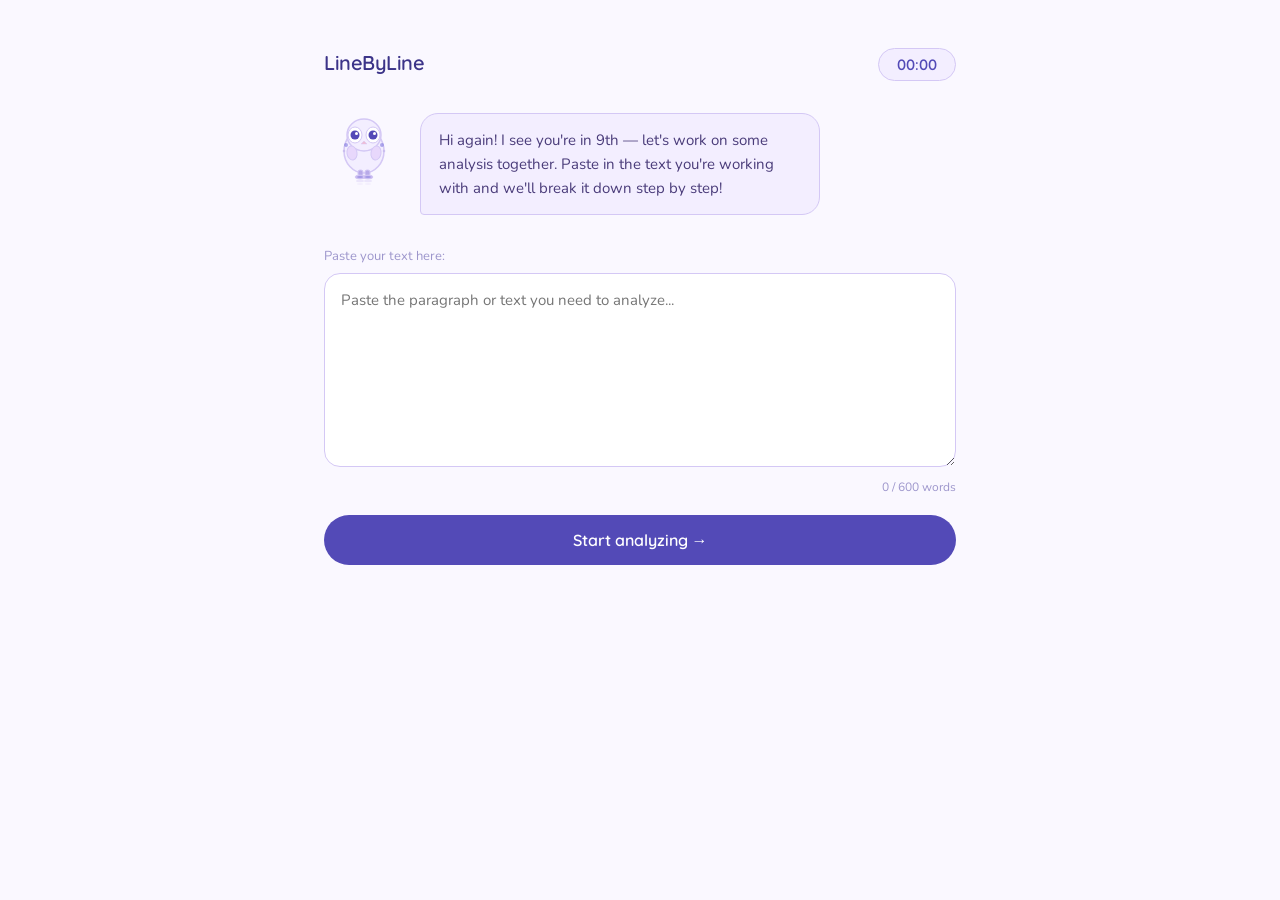
<file: practice.html>
<!DOCTYPE html>
<html lang="en">
<head>
  <meta charset="UTF-8" />
  <meta name="viewport" content="width=device-width, initial-scale=1.0"/>
  <title>LineByLine — Practice</title>
  <link href="https://fonts.googleapis.com/css2?family=Quicksand:wght@400;600;700&family=Nunito:wght@400;600&display=swap" rel="stylesheet"/>
  <link rel="stylesheet" href="style.css" />
</head>
<body>

  <div class="page">

    <div class="top-bar">
      <div class="logo small">LineByLine</div>
      <div class="timer-box">
        <span id="timer">00:00</span>
      </div>
    </div>

    <!-- STEP 1 -->
    <div class="step" id="step-1">
      <div class="owl-bubble">
        <div class="owl-wrap">
          <svg class="owl" viewBox="0 0 64 80" xmlns="http://www.w3.org/2000/svg">
            <ellipse cx="32" cy="38" rx="20" ry="22" fill="#f3eeff" stroke="#d4c8f5" stroke-width="1.5"/>
            <ellipse cx="32" cy="22" rx="17" ry="16" fill="#f3eeff" stroke="#d4c8f5" stroke-width="1.5"/>
            <ellipse cx="23" cy="22" rx="7" ry="8" fill="#fff" stroke="#d4c8f5" stroke-width="1"/>
            <ellipse cx="41" cy="22" rx="7" ry="8" fill="#fff" stroke="#d4c8f5" stroke-width="1"/>
            <circle cx="23" cy="22" r="4.5" fill="#534ab7"/>
            <circle cx="41" cy="22" r="4.5" fill="#534ab7"/>
            <circle cx="24.5" cy="20.5" r="1.5" fill="#fff"/>
            <circle cx="42.5" cy="20.5" r="1.5" fill="#fff"/>
            <polygon points="32,28 29,31 35,31" fill="#f0bcd4" stroke="#d4c8f5" stroke-width="0.5"/>
            <ellipse cx="20" cy="40" rx="5" ry="7" fill="#e8d8fc" stroke="#d4c8f5" stroke-width="1" transform="rotate(-10 20 40)"/>
            <ellipse cx="44" cy="40" rx="5" ry="7" fill="#e8d8fc" stroke="#d4c8f5" stroke-width="1" transform="rotate(10 44 40)"/>
            <rect x="26" y="57" width="5" height="6" rx="2" fill="#b8aae8" stroke="#d4c8f5" stroke-width="1"/>
            <rect x="33" y="57" width="5" height="6" rx="2" fill="#b8aae8" stroke="#d4c8f5" stroke-width="1"/>
            <ellipse cx="28" cy="64" rx="5" ry="2" fill="#c9bbf0" stroke="#d4c8f5" stroke-width="0.8"/>
            <ellipse cx="36" cy="64" rx="5" ry="2" fill="#c9bbf0" stroke="#d4c8f5" stroke-width="0.8"/>
            <ellipse cx="28" cy="64" rx="3" ry="1" fill="#7f77dd" opacity="0.5"/>
            <ellipse cx="36" cy="64" rx="3" ry="1" fill="#7f77dd" opacity="0.5"/>
            <ellipse cx="28" cy="68" rx="4" ry="1.2" fill="#d4c8f5" opacity="0.4"/>
            <ellipse cx="36" cy="68" rx="4" ry="1.2" fill="#d4c8f5" opacity="0.4"/>
            <ellipse cx="28" cy="71" rx="3" ry="0.8" fill="#d4c8f5" opacity="0.25"/>
            <ellipse cx="36" cy="71" rx="3" ry="0.8" fill="#d4c8f5" opacity="0.25"/>
            <circle cx="14" cy="32" r="2" fill="#7f77dd" opacity="0.6"/>
            <circle cx="50" cy="32" r="2" fill="#7f77dd" opacity="0.6"/>
            <circle cx="12" cy="38" r="1.3" fill="#b8aae8" opacity="0.5"/>
            <circle cx="52" cy="38" r="1.3" fill="#b8aae8" opacity="0.5"/>
          </svg>
        </div>
        <div class="bubble">
          <p id="pip-intro">Hi! Paste in the text you need to analyze and we'll break it down together!</p>
        </div>
      </div>

      <div class="input-label">Paste your text here:</div>
      <textarea id="user-text" placeholder="Paste the paragraph or text you need to analyze..." rows="8"></textarea>
      <div class="word-count"><span id="word-count-num">0</span> / 600 words</div>
      <button class="start-btn" onclick="startPractice()">Start analyzing →</button>
    </div>

    <!-- STEP 2 -->
    <div class="step hidden" id="step-2">
      <div class="text-display" id="text-display"></div>
      <div class="qa-thread" id="qa-thread"></div>

      <div class="owl-bubble" id="pip-question-bubble">
        <div class="owl-wrap">
          <svg class="owl" viewBox="0 0 64 80" xmlns="http://www.w3.org/2000/svg">
            <ellipse cx="32" cy="38" rx="20" ry="22" fill="#f3eeff" stroke="#d4c8f5" stroke-width="1.5"/>
            <ellipse cx="32" cy="22" rx="17" ry="16" fill="#f3eeff" stroke="#d4c8f5" stroke-width="1.5"/>
            <ellipse cx="23" cy="22" rx="7" ry="8" fill="#fff" stroke="#d4c8f5" stroke-width="1"/>
            <ellipse cx="41" cy="22" rx="7" ry="8" fill="#fff" stroke="#d4c8f5" stroke-width="1"/>
            <circle cx="23" cy="22" r="4.5" fill="#534ab7"/>
            <circle cx="41" cy="22" r="4.5" fill="#534ab7"/>
            <circle cx="24.5" cy="20.5" r="1.5" fill="#fff"/>
            <circle cx="42.5" cy="20.5" r="1.5" fill="#fff"/>
            <polygon points="32,28 29,31 35,31" fill="#f0bcd4" stroke="#d4c8f5" stroke-width="0.5"/>
            <ellipse cx="20" cy="40" rx="5" ry="7" fill="#e8d8fc" stroke="#d4c8f5" stroke-width="1" transform="rotate(-10 20 40)"/>
            <ellipse cx="44" cy="40" rx="5" ry="7" fill="#e8d8fc" stroke="#d4c8f5" stroke-width="1" transform="rotate(10 44 40)"/>
            <rect x="26" y="57" width="5" height="6" rx="2" fill="#b8aae8" stroke="#d4c8f5" stroke-width="1"/>
            <rect x="33" y="57" width="5" height="6" rx="2" fill="#b8aae8" stroke="#d4c8f5" stroke-width="1"/>
            <ellipse cx="28" cy="64" rx="5" ry="2" fill="#c9bbf0" stroke="#d4c8f5" stroke-width="0.8"/>
            <ellipse cx="36" cy="64" rx="5" ry="2" fill="#c9bbf0" stroke="#d4c8f5" stroke-width="0.8"/>
            <ellipse cx="28" cy="64" rx="3" ry="1" fill="#7f77dd" opacity="0.5"/>
            <ellipse cx="36" cy="64" rx="3" ry="1" fill="#7f77dd" opacity="0.5"/>
            <ellipse cx="28" cy="68" rx="4" ry="1.2" fill="#d4c8f5" opacity="0.4"/>
            <ellipse cx="36" cy="68" rx="4" ry="1.2" fill="#d4c8f5" opacity="0.4"/>
            <ellipse cx="28" cy="71" rx="3" ry="0.8" fill="#d4c8f5" opacity="0.25"/>
            <ellipse cx="36" cy="71" rx="3" ry="0.8" fill="#d4c8f5" opacity="0.25"/>
            <circle cx="14" cy="32" r="2" fill="#7f77dd" opacity="0.6"/>
            <circle cx="50" cy="32" r="2" fill="#7f77dd" opacity="0.6"/>
            <circle cx="12" cy="38" r="1.3" fill="#b8aae8" opacity="0.5"/>
            <circle cx="52" cy="38" r="1.3" fill="#b8aae8" opacity="0.5"/>
          </svg>
        </div>
        <div class="bubble">
          <p id="pip-question">...</p>
        </div>
      </div>

      <textarea id="user-answer" placeholder="Type your response here... take your time!" rows="5"></textarea>
      <button class="start-btn" onclick="nextQuestion()">Next →</button>
    </div>

    <!-- STEP 3 -->
    <div class="step hidden" id="step-3">
      <div class="done-screen">
        <div class="owl-wrap" style="margin: 0 auto 1rem;">
          <svg class="owl" viewBox="0 0 64 80" xmlns="http://www.w3.org/2000/svg">
            <ellipse cx="32" cy="38" rx="20" ry="22" fill="#f3eeff" stroke="#d4c8f5" stroke-width="1.5"/>
            <ellipse cx="32" cy="22" rx="17" ry="16" fill="#f3eeff" stroke="#d4c8f5" stroke-width="1.5"/>
            <ellipse cx="23" cy="22" rx="7" ry="8" fill="#fff" stroke="#d4c8f5" stroke-width="1"/>
            <ellipse cx="41" cy="22" rx="7" ry="8" fill="#fff" stroke="#d4c8f5" stroke-width="1"/>
            <circle cx="23" cy="22" r="4.5" fill="#534ab7"/>
            <circle cx="41" cy="22" r="4.5" fill="#534ab7"/>
            <circle cx="24.5" cy="20.5" r="1.5" fill="#fff"/>
            <circle cx="42.5" cy="20.5" r="1.5" fill="#fff"/>
            <polygon points="32,28 29,31 35,31" fill="#f0bcd4" stroke="#d4c8f5" stroke-width="0.5"/>
            <ellipse cx="20" cy="40" rx="5" ry="7" fill="#e8d8fc" stroke="#d4c8f5" stroke-width="1" transform="rotate(-10 20 40)"/>
            <ellipse cx="44" cy="40" rx="5" ry="7" fill="#e8d8fc" stroke="#d4c8f5" stroke-width="1" transform="rotate(10 44 40)"/>
            <rect x="26" y="57" width="5" height="6" rx="2" fill="#b8aae8" stroke="#d4c8f5" stroke-width="1"/>
            <rect x="33" y="57" width="5" height="6" rx="2" fill="#b8aae8" stroke="#d4c8f5" stroke-width="1"/>
            <ellipse cx="28" cy="64" rx="5" ry="2" fill="#c9bbf0" stroke="#d4c8f5" stroke-width="0.8"/>
            <ellipse cx="36" cy="64" rx="5" ry="2" fill="#c9bbf0" stroke="#d4c8f5" stroke-width="0.8"/>
            <ellipse cx="28" cy="64" rx="3" ry="1" fill="#7f77dd" opacity="0.5"/>
            <ellipse cx="36" cy="64" rx="3" ry="1" fill="#7f77dd" opacity="0.5"/>
            <ellipse cx="28" cy="68" rx="4" ry="1.2" fill="#d4c8f5" opacity="0.4"/>
            <ellipse cx="36" cy="68" rx="4" ry="1.2" fill="#d4c8f5" opacity="0.4"/>
            <ellipse cx="28" cy="71" rx="3" ry="0.8" fill="#d4c8f5" opacity="0.25"/>
            <ellipse cx="36" cy="71" rx="3" ry="0.8" fill="#d4c8f5" opacity="0.25"/>
            <circle cx="14" cy="32" r="2" fill="#7f77dd" opacity="0.6"/>
            <circle cx="50" cy="32" r="2" fill="#7f77dd" opacity="0.6"/>
            <circle cx="12" cy="38" r="1.3" fill="#b8aae8" opacity="0.5"/>
            <circle cx="52" cy="38" r="1.3" fill="#b8aae8" opacity="0.5"/>
          </svg>
        </div>
        <h2 class="done-title">Amazing work! 🎉</h2>
        <p class="done-msg" id="done-msg"></p>
        <div class="done-time">You finished in <strong id="final-time"></strong></div>
        <button class="start-btn" onclick="window.location.href='index.html'">Go again →</button>
      </div>
    </div>

  </div>

<script>
  // Get saved info from homepage
  const grade = localStorage.getItem('grade') || '9th';
  const skills = JSON.parse(localStorage.getItem('skills') || '[]');

  // Update Pip's intro with grade
  document.getElementById('pip-intro').textContent =
    "Hi again! I see you're in " + grade + " — let's work on some analysis together. Paste in the text you're working with and we'll break it down step by step!";

  // Word count
  document.getElementById('user-text').addEventListener('input', function() {
const trimmed = this.value.trim();
const words = trimmed === '' ? 0 : trimmed.split(/\s+/).filter(w => w.length > 0).length;    document.getElementById('word-count-num').textContent = words;
    if (words > 600) {
      this.style.borderColor = '#e24b4a';
      document.getElementById('word-count-num').style.color = '#e24b4a';
    } else {
      this.style.borderColor = '#d4c8f5';
      document.getElementById('word-count-num').style.color = '#9d96cc';
    }
  });

  // Timer
  let seconds = 0;
  let timerInterval = null;

  function startTimer() {
    timerInterval = setInterval(function() {
      seconds++;
      const mins = String(Math.floor(seconds / 60)).padStart(2, '0');
      const secs = String(seconds % 60).padStart(2, '0');
      document.getElementById('timer').textContent = mins + ':' + secs;
    }, 1000);
  }

  function stopTimer() {
    clearInterval(timerInterval);
  }

  function getFormattedTime() {
    const mins = Math.floor(seconds / 60);
    const secs = seconds % 60;
    if (mins === 0) return secs + ' seconds';
    if (secs === 0) return mins + ' minutes';
    return mins + ' min ' + secs + ' sec';
  }

  // Questions
  const strugglesWith = function(skill) { return skills.includes(skill); };

  const questions = [
    {
      id: 'main-idea',
      text: "Let's start easy! What do you think this text is mainly about? Just say it in your own words, no pressure."
    },
    {
      id: 'evidence',
      text: strugglesWith('Finding evidence')
        ? "Good! Now look back at the text — what specific word, line, or moment made you think that? Quote it or describe it!"
        : "Nice! What part of the text stood out to you the most, and why?"
    },
    {
      id: 'analysis',
      text: strugglesWith('Analysis & commentary')
        ? "Great find! Now here's the big question — WHY does that moment matter? What do you think the author is trying to tell us through it?"
        : "Interesting! Why do you think the author chose to include that? What does it reveal?"
    },
    {
      id: 'thesis',
      text: strugglesWith('Writing a thesis')
        ? "You're so close! Now let's put it all together. Try writing ONE sentence that says: what the text is about + what the author is trying to say. That's your claim!"
        : "Almost there! Can you write one strong sentence that captures your main argument about this text?"
    },
    {
      id: 'reflect',
      text: "Last one! How do you feel about your claim? Is there anything you'd want to add or change? Or are you happy with it?"
    }
  ];

  let currentQ = 0;
  let answers = [];

  function startPractice() {
    const text = document.getElementById('user-text').value.trim();
    const words = text === '' ? 0 : text.split(/\s+/).length;

    if (text === '') {
      alert('Please paste in a text first!');
      return;
    }
    if (words > 600) {
      alert('Your text is over 600 words. Please shorten it a little!');
      return;
    }

    document.getElementById('text-display').textContent = text;
    document.getElementById('step-1').classList.add('hidden');
    document.getElementById('step-2').classList.remove('hidden');
    document.getElementById('pip-question').textContent = questions[0].text;
    startTimer();
    localStorage.setItem('currentText', 'Bring your own text');
  }

  function nextQuestion() {
    const answerBox = document.getElementById('user-answer');
    const answer = answerBox.value.trim();

    if (answer === '') {
      alert("Don't leave Pip hanging! Write something, even just a few words.");
      return;
    }

    answers.push({ question: questions[currentQ].text, answer: answer });

    const thread = document.getElementById('qa-thread');
    const entry = document.createElement('div');
    entry.className = 'thread-entry';
    entry.innerHTML =
      '<div class="thread-q">Pip asked: <em>' + questions[currentQ].text + '</em></div>' +
      '<div class="thread-a">You wrote: ' + answer + '</div>';
    thread.appendChild(entry);

    answerBox.value = '';
    currentQ++;

    if (currentQ < questions.length) {
      document.getElementById('pip-question').textContent = questions[currentQ].text;
      document.getElementById('pip-question-bubble').scrollIntoView({ behavior: 'smooth' });
    } else {
      finishPractice  ();
    }
  }

  function finishPractice() {
    stopTimer();
    // Save session to history
const sessionHistory = JSON.parse(localStorage.getItem('sessionHistory') || '[]');
sessionHistory.push({
  date: new Date().toISOString(),
  text: localStorage.getItem('currentText') || 'Bring your own text',
  time: getFormattedTime(),
  claim: answers[answers.length - 1] ? answers[answers.length - 1].answer : ''
});
localStorage.setItem('sessionHistory', JSON.stringify(sessionHistory));
    document.getElementById('step-2').classList.add('hidden');
    document.getElementById('step-3').classList.remove('hidden');

    const claimAnswer = answers.find(function(a) {
      return a.question.includes('ONE sentence') || a.question.includes('one strong sentence');
    });

    const claimText = claimAnswer
      ? 'Here\'s the claim you built: "' + claimAnswer.answer + '"'
      : "You worked through the whole analysis — that takes real skill!";

    document.getElementById('done-msg').textContent = claimText;
    document.getElementById('final-time').textContent = getFormattedTime();
  }
</script>

</body>
</html>
</file>
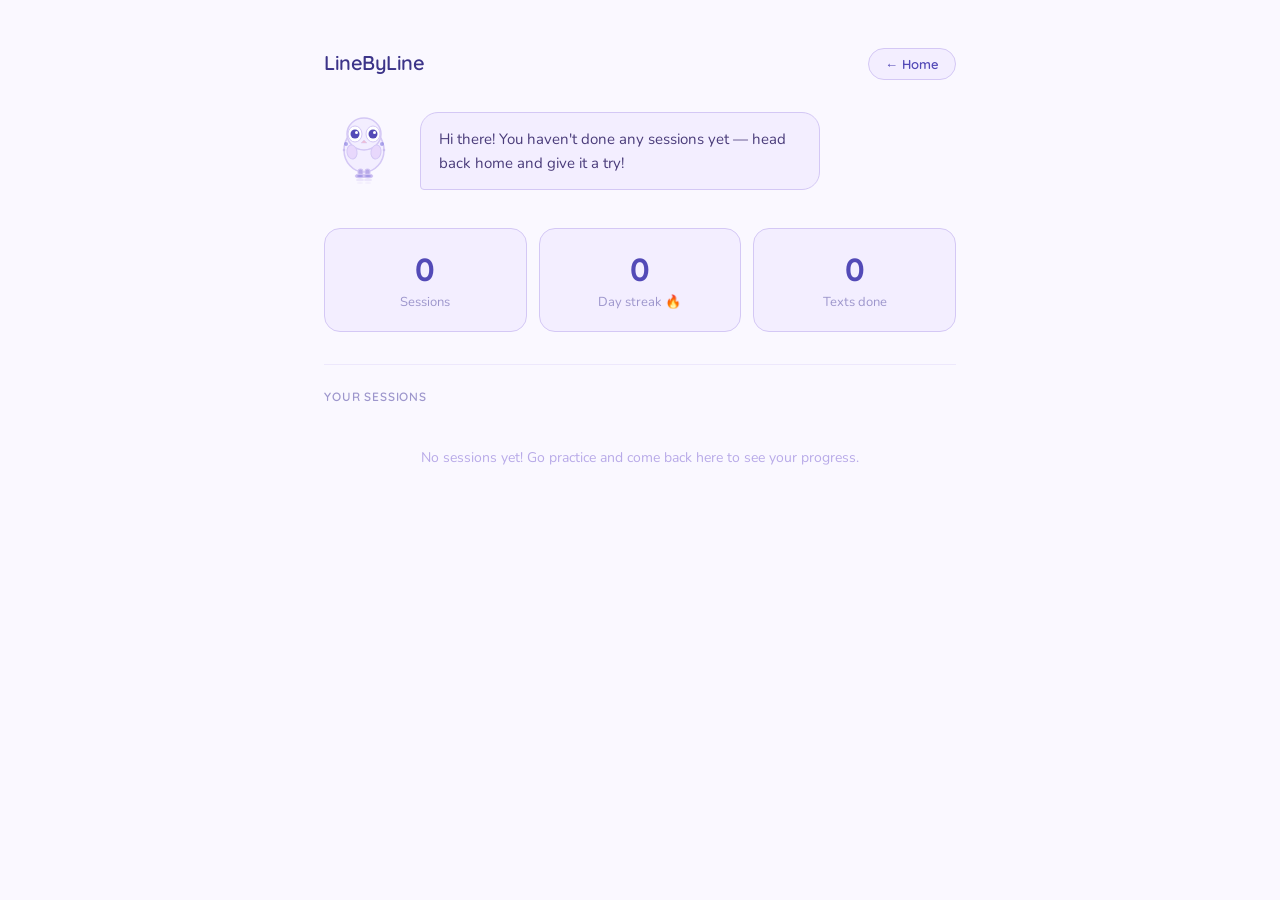
<file: progress.html>
<!DOCTYPE html>
<html lang="en">
<head>
  <meta charset="UTF-8" />
  <meta name="viewport" content="width=device-width, initial-scale=1.0"/>
  <title>LineByLine — My Progress</title>
  <link href="https://fonts.googleapis.com/css2?family=Quicksand:wght@400;600;700&family=Nunito:wght@400;600&display=swap" rel="stylesheet"/>
  <link rel="stylesheet" href="style.css" />
</head>
<body>
<div class="page">

  <div class="top-bar">
    <div class="logo small">LineByLine</div>
    <button class="progress-link" onclick="window.location.href='index.html'">← Home</button>
  </div>

  <div class="owl-bubble" style="margin-bottom: 2rem;">
    <div class="owl-wrap">
      <svg class="owl" viewBox="0 0 64 80" xmlns="http://www.w3.org/2000/svg">
        <ellipse cx="32" cy="38" rx="20" ry="22" fill="#f3eeff" stroke="#d4c8f5" stroke-width="1.5"/>
        <ellipse cx="32" cy="22" rx="17" ry="16" fill="#f3eeff" stroke="#d4c8f5" stroke-width="1.5"/>
        <ellipse cx="23" cy="22" rx="7" ry="8" fill="#fff" stroke="#d4c8f5" stroke-width="1"/>
        <ellipse cx="41" cy="22" rx="7" ry="8" fill="#fff" stroke="#d4c8f5" stroke-width="1"/>
        <circle cx="23" cy="22" r="4.5" fill="#534ab7"/>
        <circle cx="41" cy="22" r="4.5" fill="#534ab7"/>
        <circle cx="24.5" cy="20.5" r="1.5" fill="#fff"/>
        <circle cx="42.5" cy="20.5" r="1.5" fill="#fff"/>
        <polygon points="32,28 29,31 35,31" fill="#f0bcd4" stroke="#d4c8f5" stroke-width="0.5"/>
        <ellipse cx="20" cy="40" rx="5" ry="7" fill="#e8d8fc" stroke="#d4c8f5" stroke-width="1" transform="rotate(-10 20 40)"/>
        <ellipse cx="44" cy="40" rx="5" ry="7" fill="#e8d8fc" stroke="#d4c8f5" stroke-width="1" transform="rotate(10 44 40)"/>
        <rect x="26" y="57" width="5" height="6" rx="2" fill="#b8aae8" stroke="#d4c8f5" stroke-width="1"/>
        <rect x="33" y="57" width="5" height="6" rx="2" fill="#b8aae8" stroke="#d4c8f5" stroke-width="1"/>
        <ellipse cx="28" cy="64" rx="5" ry="2" fill="#c9bbf0" stroke="#d4c8f5" stroke-width="0.8"/>
        <ellipse cx="36" cy="64" rx="5" ry="2" fill="#c9bbf0" stroke="#d4c8f5" stroke-width="0.8"/>
        <ellipse cx="28" cy="64" rx="3" ry="1" fill="#7f77dd" opacity="0.5"/>
        <ellipse cx="36" cy="64" rx="3" ry="1" fill="#7f77dd" opacity="0.5"/>
        <ellipse cx="28" cy="68" rx="4" ry="1.2" fill="#d4c8f5" opacity="0.4"/>
        <ellipse cx="36" cy="68" rx="4" ry="1.2" fill="#d4c8f5" opacity="0.4"/>
        <ellipse cx="28" cy="71" rx="3" ry="0.8" fill="#d4c8f5" opacity="0.25"/>
        <ellipse cx="36" cy="71" rx="3" ry="0.8" fill="#d4c8f5" opacity="0.25"/>
        <circle cx="14" cy="32" r="2" fill="#7f77dd" opacity="0.6"/>
        <circle cx="50" cy="32" r="2" fill="#7f77dd" opacity="0.6"/>
        <circle cx="12" cy="38" r="1.3" fill="#b8aae8" opacity="0.5"/>
        <circle cx="52" cy="38" r="1.3" fill="#b8aae8" opacity="0.5"/>
      </svg>
    </div>
    <div class="bubble">
      <p id="progress-greeting">Loading...</p>
    </div>
  </div>

  <!-- Stats row -->
  <div class="stats-row">
    <div class="stat-card">
      <div class="stat-number" id="stat-sessions">0</div>
      <div class="stat-label">Sessions</div>
    </div>
    <div class="stat-card">
      <div class="stat-number" id="stat-streak">0</div>
      <div class="stat-label">Day streak 🔥</div>
    </div>
    <div class="stat-card">
      <div class="stat-number" id="stat-texts">0</div>
      <div class="stat-label">Texts done</div>
    </div>
  </div>

  <hr class="divider" />

  <!-- Session history -->
  <div class="section-label">Your sessions</div>
  <div id="history-list"></div>

</div>

<script>
  const name = localStorage.getItem('userName') || 'there';
  const history = JSON.parse(localStorage.getItem('sessionHistory') || '[]');

  function getStreak() {
    if (history.length === 0) return 0;
    const today = new Date().toDateString();
    const dates = [...new Set(history.map(s => new Date(s.date).toDateString()))];
    dates.sort((a, b) => new Date(b) - new Date(a));
    if (dates[0] !== today && dates[0] !== new Date(Date.now() - 86400000).toDateString()) return 0;
    let streak = 1;
    for (let i = 1; i < dates.length; i++) {
      const diff = (new Date(dates[i-1]) - new Date(dates[i])) / 86400000;
      if (diff === 1) streak++;
      else break;
    }
    return streak;
  }

  const streak = getStreak();
  const uniqueTexts = [...new Set(history.map(s => s.text))].length;

  document.getElementById('stat-sessions').textContent = history.length;
  document.getElementById('stat-streak').textContent = streak;
  document.getElementById('stat-texts').textContent = uniqueTexts;

  if (history.length === 0) {
    document.getElementById('progress-greeting').textContent =
      "Hi " + name + "! You haven't done any sessions yet — head back home and give it a try!";
  } else {
    document.getElementById('progress-greeting').innerHTML =
      "Great work, <strong>" + name + "</strong>! Here's everything you've built so far. Look how far you've come! &#127775;";
  }

  const list = document.getElementById('history-list');
  if (history.length === 0) {
    list.innerHTML = '<p class="empty-msg">No sessions yet! Go practice and come back here to see your progress.</p>';
  } else {
    const sorted = [...history].reverse();
    sorted.forEach(function(session) {
      const card = document.createElement('div');
      card.className = 'history-card';
      const date = new Date(session.date).toLocaleDateString('en-US', {
        month: 'short', day: 'numeric', year: 'numeric'
      });
      card.innerHTML =
        '<div class="history-top">' +
          '<div class="history-title">' + session.text + '</div>' +
          '<div class="history-meta">' + date + ' · ' + session.time + '</div>' +
        '</div>' +
        (session.claim
          ? '<div class="history-claim">"' + session.claim + '"</div>'
          : '');
      list.appendChild(card);
    });
  }
</script>

</body>
</html>
</file>
<file: style.css>
* {
  box-sizing: border-box;
  margin: 0;
  padding: 0;
}

body {
  font-family: 'Segoe UI', sans-serif;
  background-color: #faf8ff;
  color: #3c3489;
  min-height: 100vh;
}

.page {
  max-width: 680px;
  margin: 0 auto;
  padding: 3rem 1.5rem 4rem;
}

.logo {
  font-size: 28px;
  font-weight: 600;
  color: #3c3489;
  margin-bottom: 4px;
  letter-spacing: -0.5px;
}

.tagline {
  font-size: 15px;
  color: #7f77dd;
  margin-bottom: 2rem;
}

/* Owl + speech bubble */
.owl-bubble {
  display: flex;
  align-items: flex-start;
  gap: 16px;
  margin-bottom: 2rem;
}

.owl-wrap {
  animation: float 3s ease-in-out infinite;
  flex-shrink: 0;
}

.owl {
  width: 80px;
  height: 80px;
}

@keyframes float {
  0%   { transform: translateY(0px); }
  50%  { transform: translateY(-8px); }
  100% { transform: translateY(0px); }
}

.bubble {
  background: #f3eeff;
  border: 1.5px solid #d4c8f5;
  border-radius: 18px 18px 18px 4px;
  padding: 14px 18px;
  max-width: 400px;
}

.bubble p {
  font-size: 15px;
  color: #4a3c7a;
  line-height: 1.6;
}

/* Section labels */
.section-label {
  font-size: 12px;
  font-weight: 600;
  color: #9d96cc;
  letter-spacing: 0.07em;
  text-transform: uppercase;
  margin-bottom: 12px;
}

.divider {
  border: none;
  border-top: 1px solid #ede8fc;
  margin: 1.5rem 0;
}

/* Grade buttons */
.grade-row {
  display: flex;
  flex-wrap: wrap;
  gap: 10px;
  margin-bottom: 0.5rem;
}

.grade-btn {
  padding: 8px 20px;
  border-radius: 999px;
  border: 1.5px solid #d4c8f5;
  background: white;
  font-size: 14px;
  color: #534ab7;
  cursor: pointer;
  transition: all 0.15s;
  font-family: inherit;
}

.grade-btn:hover {
  background: #ede8fc;
}

.grade-btn.active {
  background: #534ab7;
  color: white;
  border-color: #534ab7;
}

/* Skill chips */
.skill-grid {
  display: flex;
  flex-wrap: wrap;
  gap: 10px;
  margin-bottom: 0.5rem;
}

.skill-chip {
  padding: 7px 16px;
  border-radius: 999px;
  border: 1.5px solid #f0bcd4;
  background: white;
  font-size: 13px;
  color: #993556;
  cursor: pointer;
  transition: all 0.15s;
  font-family: inherit;
}

.skill-chip:hover {
  background: #fbeaf0;
}

.skill-chip.active {
  background: #993556;
  color: white;
  border-color: #993556;
}

/* Mode cards */
.mode-cards {
  display: grid;
  grid-template-columns: 1fr 1fr;
  gap: 14px;
  margin-bottom: 2rem;
}

.mode-card {
  border-radius: 18px;
  border: 2px solid #d4c8f5;
  padding: 1.25rem;
  background: white;
  cursor: pointer;
  transition: all 0.2s;
  text-align: left;
  font-family: inherit;
}

.mode-card:hover {
  background: #f3eeff;
}

.mode-card.active {
  border-color: #534ab7;
  background: #f3eeff;
}

.mode-icon {
  font-size: 26px;
  display: block;
  margin-bottom: 8px;
}

.mode-title {
  font-size: 15px;
  font-weight: 600;
  color: #3c3489;
  margin-bottom: 4px;
}

.mode-desc {
  font-size: 13px;
  color: #7f77dd;
  line-height: 1.5;
}

/* Start button */
.start-btn {
  width: 100%;
  padding: 15px;
  border-radius: 999px;
  background: #534ab7;
  color: white;
  border: none;
  font-size: 16px;
  font-weight: 600;
  cursor: pointer;
  font-family: inherit;
  transition: background 0.15s;
}

.start-btn:hover {
  background: #3c3489;
}
/* Google Fonts */
@import url('https://fonts.googleapis.com/css2?family=Quicksand:wght@400;600;700&family=Nunito:wght@400;600&display=swap');

/* Font update */
.logo {
  font-family: 'Quicksand', sans-serif;
}

.logo.small {
  font-size: 20px;
}

.section-label, .grade-btn, .mode-title, .start-btn {
  font-family: 'Quicksand', sans-serif;
}

.bubble p, .mode-desc, .tagline, .input-label, .word-count, .thread-q, .thread-a {
  font-family: 'Nunito', sans-serif;
}

/* Top bar */
.top-bar {
  display: flex;
  justify-content: space-between;
  align-items: center;
  margin-bottom: 2rem;
}

.timer-box {
  background: #f3eeff;
  border: 1.5px solid #d4c8f5;
  border-radius: 999px;
  padding: 6px 18px;
  font-family: 'Quicksand', sans-serif;
  font-size: 15px;
  font-weight: 600;
  color: #534ab7;
}

/* Steps */
.step { width: 100%; }
.hidden { display: none !important; }

/* Text display */
.text-display {
  background: #f3eeff;
  border: 1.5px solid #d4c8f5;
  border-radius: 16px;
  padding: 1.25rem 1.5rem;
  font-family: 'Nunito', sans-serif;
  font-size: 15px;
  color: #4a3c7a;
  line-height: 1.8;
  margin-bottom: 1.5rem;
  white-space: pre-wrap;
}

/* Input */
.input-label {
  font-size: 13px;
  color: #9d96cc;
  margin-bottom: 8px;
}

textarea {
  width: 100%;
  border-radius: 16px;
  border: 1.5px solid #d4c8f5;
  padding: 1rem;
  font-family: 'Nunito', sans-serif;
  font-size: 15px;
  color: #3c3489;
  background: white;
  resize: vertical;
  outline: none;
  margin-bottom: 8px;
  transition: border-color 0.15s;
}

textarea:focus {
  border-color: #534ab7;
}

.word-count {
  font-size: 12px;
  color: #9d96cc;
  text-align: right;
  margin-bottom: 1.25rem;
}

/* Q&A thread */
.qa-thread {
  display: flex;
  flex-direction: column;
  gap: 12px;
  margin-bottom: 1.5rem;
}

.thread-entry {
  background: #faf8ff;
  border: 1px solid #ede8fc;
  border-radius: 12px;
  padding: 0.75rem 1rem;
}

.thread-q {
  font-size: 13px;
  color: #9d96cc;
  margin-bottom: 4px;
}

.thread-a {
  font-size: 14px;
  color: #3c3489;
}

/* Done screen */
.done-screen {
  text-align: center;
  padding: 3rem 1rem;
}

.done-title {
  font-family: 'Quicksand', sans-serif;
  font-size: 26px;
  font-weight: 700;
  color: #3c3489;
  margin-bottom: 1rem;
}

.done-msg {
  font-family: 'Nunito', sans-serif;
  font-size: 15px;
  color: #4a3c7a;
  line-height: 1.7;
  margin-bottom: 1rem;
  max-width: 480px;
  margin-left: auto;
  margin-right: auto;
}

.done-time {
  font-family: 'Nunito', sans-serif;
  font-size: 14px;
  color: #9d96cc;
  margin-bottom: 2rem;
}
.tier-note {
  font-family: 'Nunito', sans-serif;
  font-size: 13px;
  color: #b8aae8;
  margin-bottom: 12px;
  font-style: italic;
}
.text-source {
  font-family: 'Nunito', sans-serif;
  font-size: 13px;
  color: #b8aae8;
  font-style: italic;
  margin-top: 8px;
  margin-bottom: 1.5rem;
  padding-left: 4px;
}
/* Popup overlay */
.popup-overlay {
  position: fixed;
  top: 0; left: 0;
  width: 100%; height: 100%;
  background: rgba(83, 74, 183, 0.15);
  display: flex;
  align-items: center;
  justify-content: center;
  z-index: 9999;
}

.popup-box {
  background: white;
  border-radius: 24px;
  border: 1.5px solid #d4c8f5;
  padding: 2rem 2rem 1.5rem;
  max-width: 380px;
  width: 90%;
  text-align: center;
  display: flex;
  flex-direction: column;
  align-items: center;
  gap: 12px;
}

.popup-title {
  font-family: 'Quicksand', sans-serif;
  font-size: 22px;
  font-weight: 700;
  color: #3c3489;
}

.popup-msg {
  font-family: 'Nunito', sans-serif;
  font-size: 15px;
  color: #4a3c7a;
  line-height: 1.6;
}

.name-input {
  width: 100%;
  border-radius: 999px;
  border: 1.5px solid #d4c8f5;
  padding: 12px 20px;
  font-family: 'Nunito', sans-serif;
  font-size: 15px;
  color: #3c3489;
  outline: none;
  text-align: center;
  transition: border-color 0.15s;
}

.name-input:focus {
  border-color: #534ab7;
}

/* Progress button */
.progress-bar-top {
  display: flex;
  justify-content: flex-end;
  margin-bottom: 1rem;
}

.progress-link {
  background: #f3eeff;
  border: 1.5px solid #d4c8f5;
  border-radius: 999px;
  padding: 7px 16px;
  font-family: 'Quicksand', sans-serif;
  font-size: 13px;
  font-weight: 600;
  color: #534ab7;
  cursor: pointer;
  transition: all 0.15s;
}

.progress-link:hover {
  background: #ede8fc;
}

/* Context button and card (for analyze page) */
.question-row {
  display: flex;
  align-items: flex-start;
  gap: 12px;
}

.context-btn {
  flex-shrink: 0;
  background: #f3eeff;
  border: 1.5px solid #d4c8f5;
  border-radius: 999px;
  padding: 5px 12px;
  font-size: 12px;
  color: #534ab7;
  cursor: pointer;
  font-family: 'Nunito', sans-serif;
  white-space: nowrap;
  transition: all 0.15s;
}

.context-btn:hover { background: #ede8fc; }

.context-card {
  margin-top: 12px;
  background: white;
  border: 1.5px solid #d4c8f5;
  border-radius: 12px;
  padding: 1rem;
}

.context-title {
  font-size: 11px;
  font-weight: 600;
  color: #7f77dd;
  letter-spacing: 0.07em;
  text-transform: uppercase;
  margin-bottom: 6px;
  font-family: 'Quicksand', sans-serif;
}

.context-text {
  font-size: 13px;
  color: #4a3c7a;
  line-height: 1.7;
  font-family: 'Nunito', sans-serif;
}

/* Text choice buttons */
.text-choices {
  display: flex;
  flex-wrap: wrap;
  gap: 10px;
  margin-bottom: 1.5rem;
}

.text-preview-box {
  background: #f3eeff;
  border: 1.5px solid #d4c8f5;
  border-radius: 16px;
  padding: 1.25rem 1.5rem;
  font-family: 'Nunito', sans-serif;
  font-size: 14px;
  color: #4a3c7a;
  line-height: 1.8;
  margin-bottom: 0.5rem;
  white-space: pre-wrap;
  max-height: 300px;
  overflow-y: auto;
}
/* Stats row */
.stats-row {
  display: grid;
  grid-template-columns: 1fr 1fr 1fr;
  gap: 12px;
  margin-bottom: 2rem;
}

.stat-card {
  background: #f3eeff;
  border: 1.5px solid #d4c8f5;
  border-radius: 16px;
  padding: 1.25rem 1rem;
  text-align: center;
}

.stat-number {
  font-family: 'Quicksand', sans-serif;
  font-size: 32px;
  font-weight: 700;
  color: #534ab7;
  margin-bottom: 4px;
}

.stat-label {
  font-family: 'Nunito', sans-serif;
  font-size: 13px;
  color: #9d96cc;
}

/* History cards */
.history-card {
  background: white;
  border: 1.5px solid #d4c8f5;
  border-radius: 16px;
  padding: 1rem 1.25rem;
  margin-bottom: 12px;
}

.history-top {
  display: flex;
  justify-content: space-between;
  align-items: flex-start;
  margin-bottom: 8px;
  flex-wrap: wrap;
  gap: 4px;
}

.history-title {
  font-family: 'Quicksand', sans-serif;
  font-size: 15px;
  font-weight: 600;
  color: #3c3489;
}

.history-meta {
  font-family: 'Nunito', sans-serif;
  font-size: 12px;
  color: #b8aae8;
}

.history-claim {
  font-family: 'Nunito', sans-serif;
  font-size: 13px;
  color: #4a3c7a;
  font-style: italic;
  line-height: 1.6;
  border-left: 3px solid #d4c8f5;
  padding-left: 10px;
}

.empty-msg {
  font-family: 'Nunito', sans-serif;
  font-size: 14px;
  color: #b8aae8;
  text-align: center;
  padding: 2rem 0;
}
</file>
